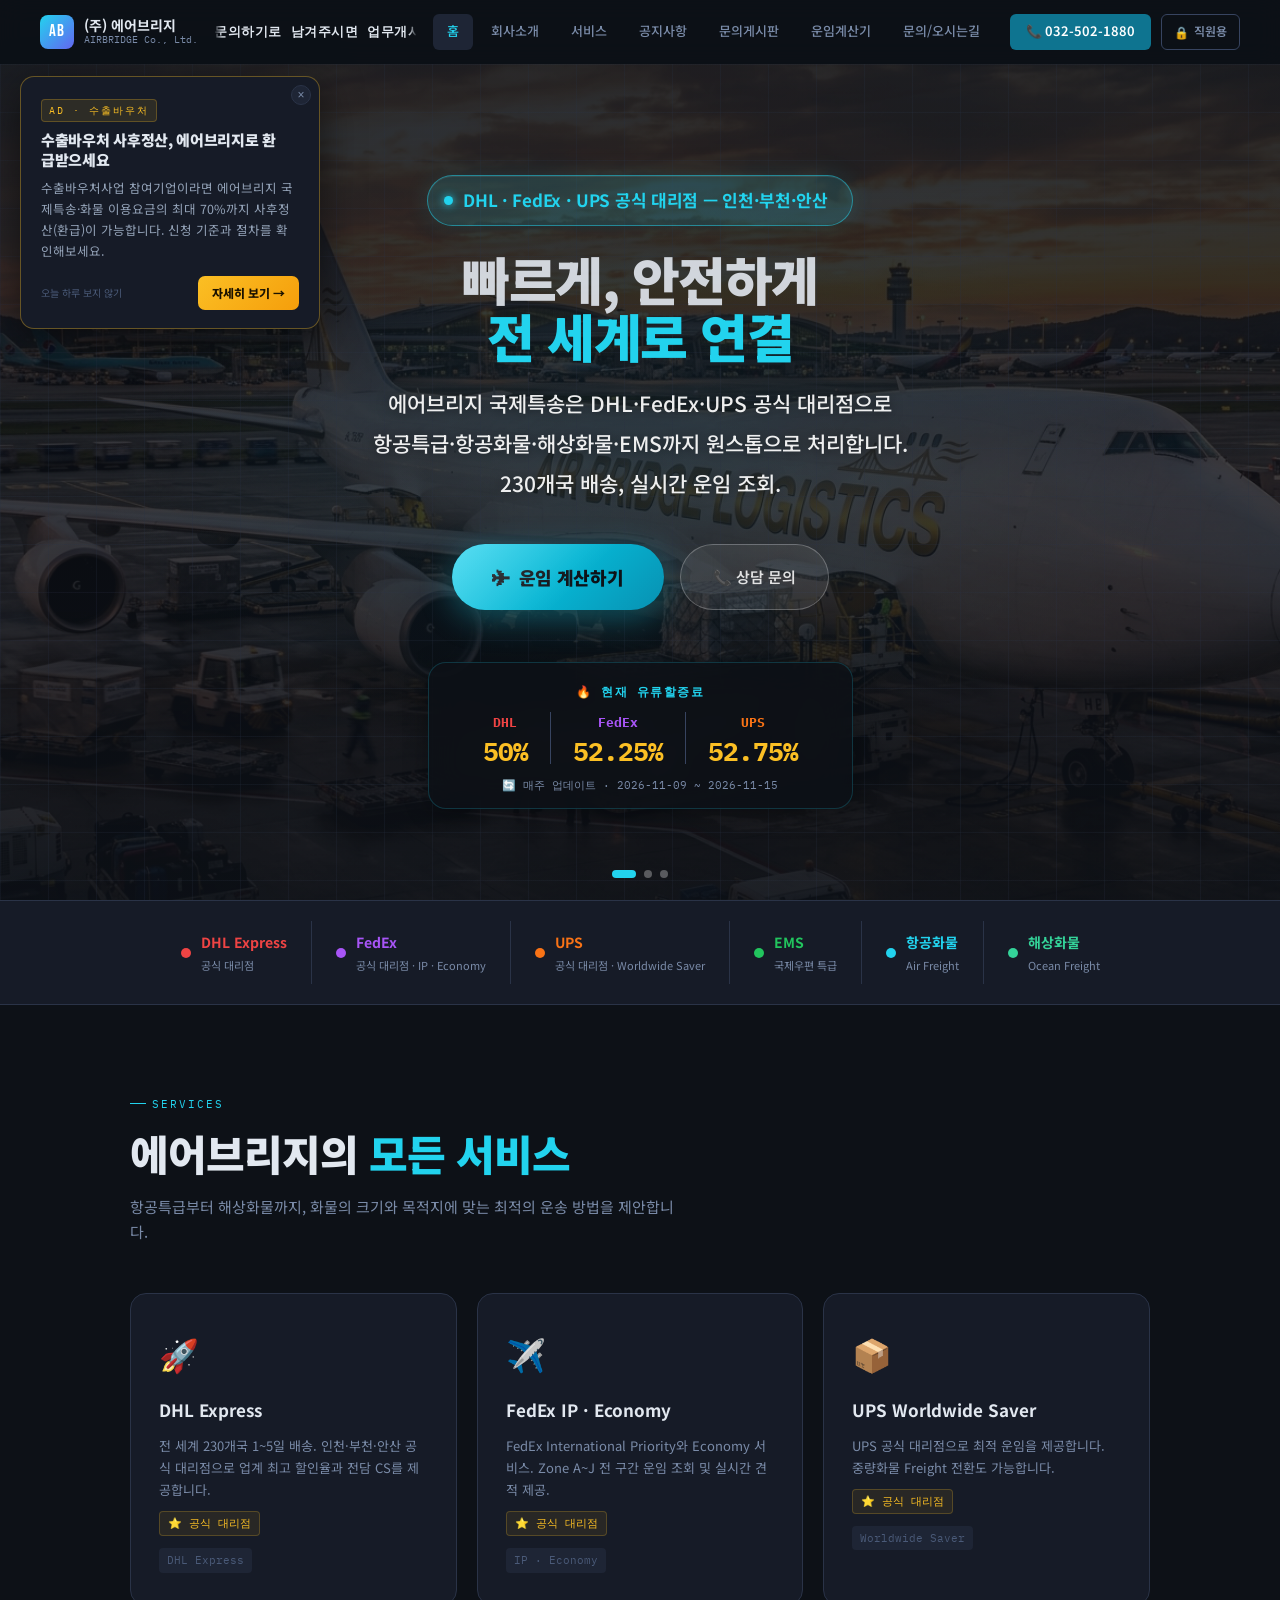
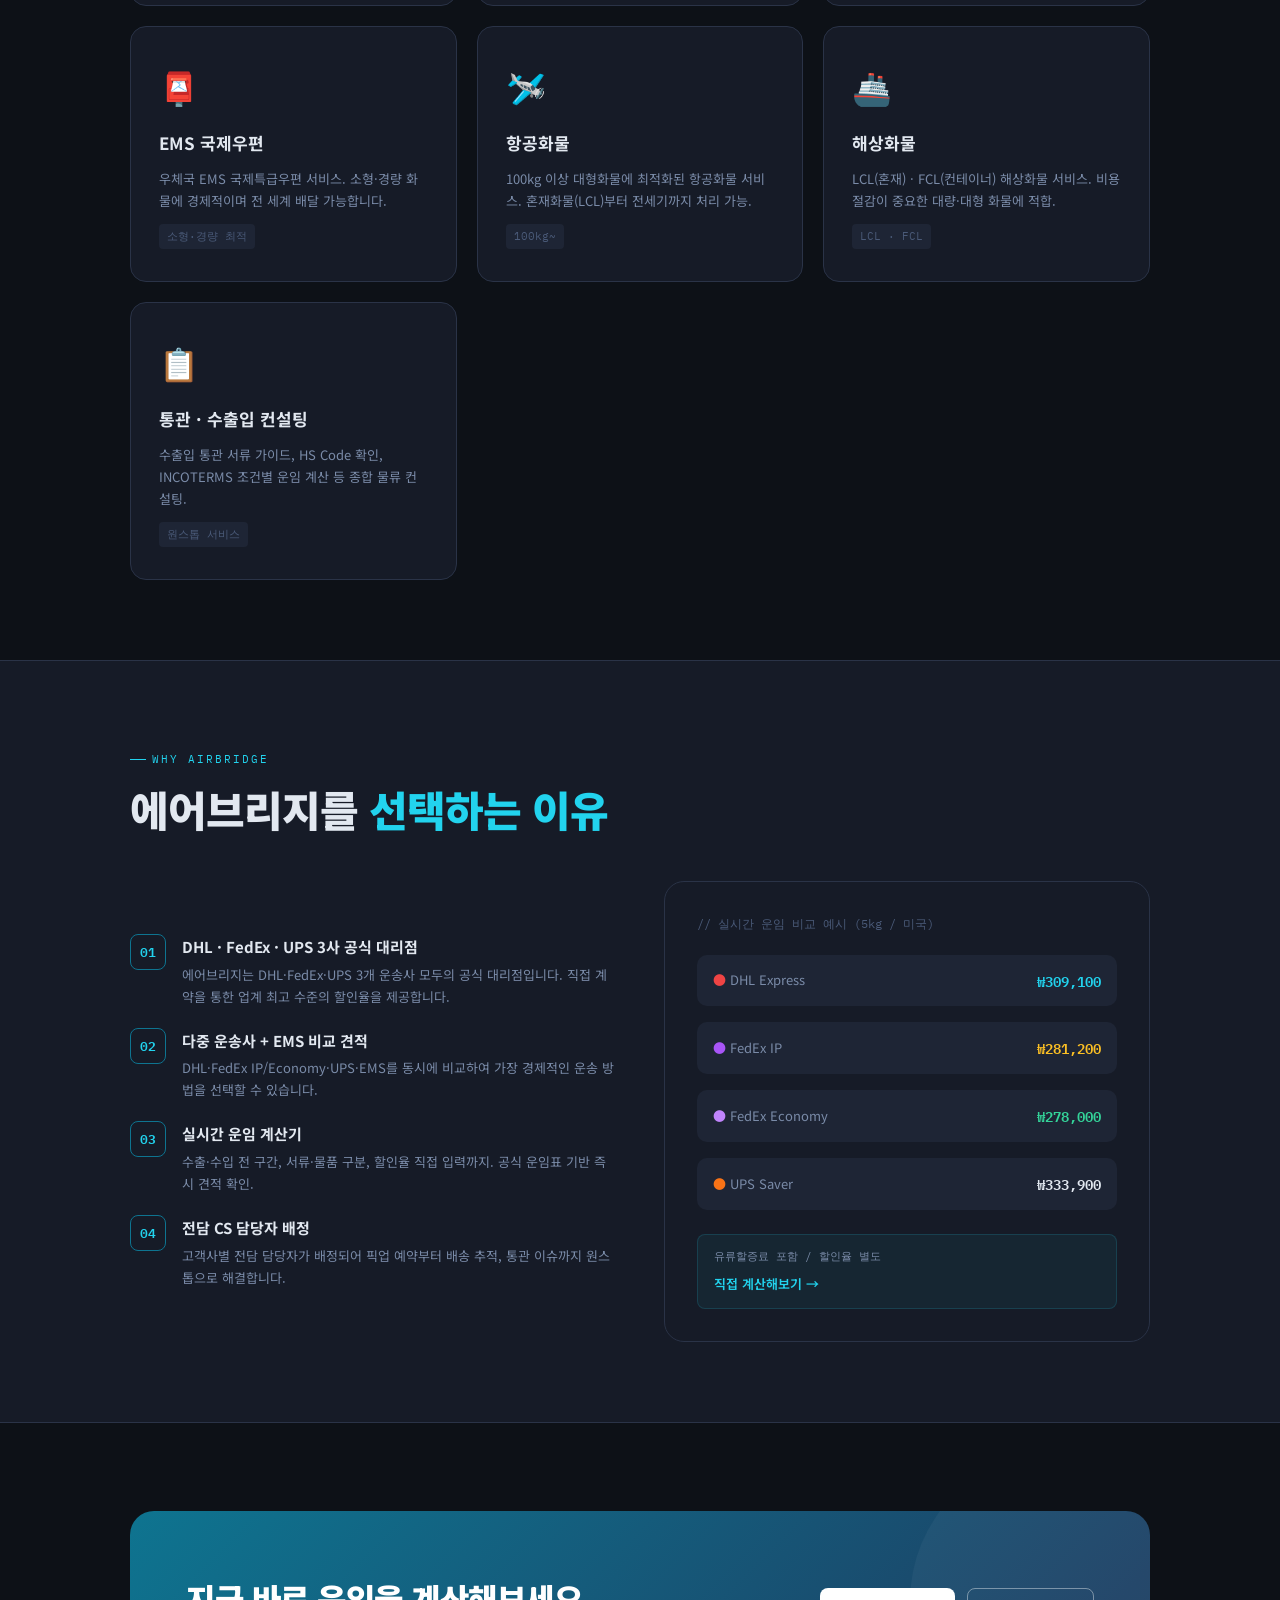
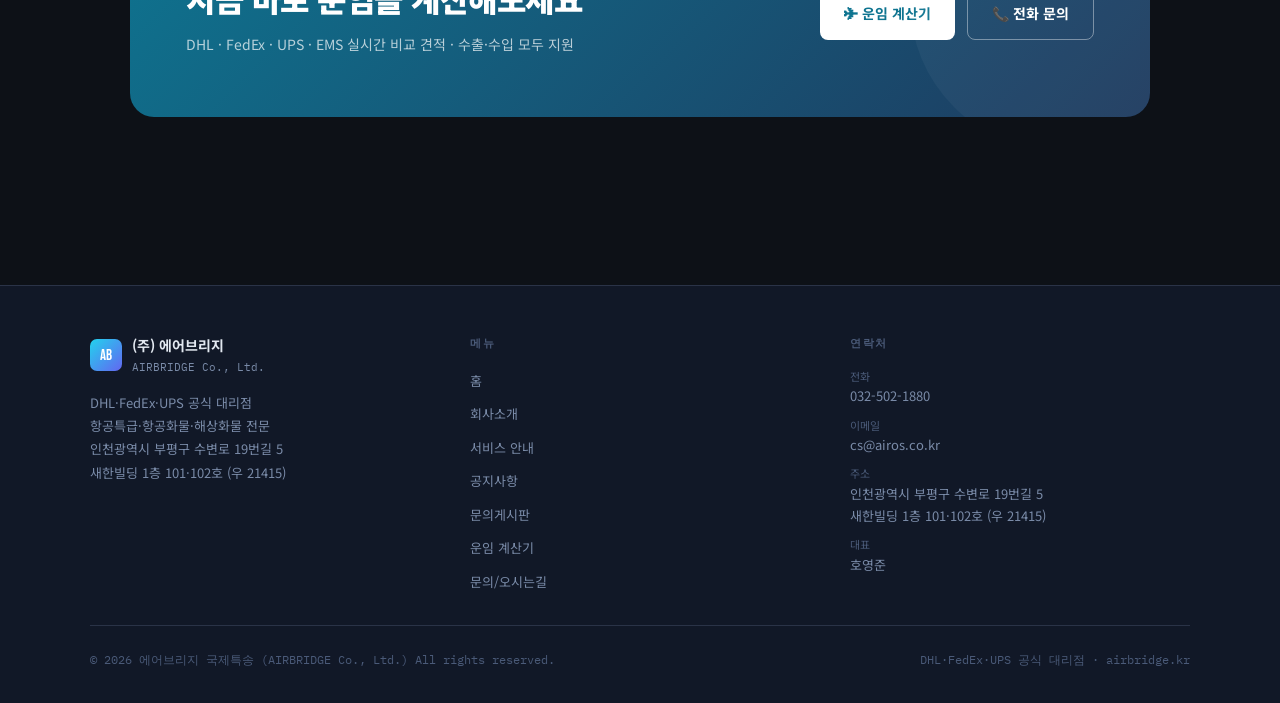
<file: index.html>
<!DOCTYPE html>
<html lang="ko">
<head>
<meta charset="UTF-8">
<meta name="viewport" content="width=device-width, initial-scale=1.0">
<title>에어브리지 국제특송 — DHL·FedEx·UPS 공식 대리점 (인천·부천·안산)</title>
<meta name="description" content="에어브리지 국제특송은 DHL·FedEx·UPS 공식 대리점으로 항공특급, 항공화물, 해상화물, EMS 서비스를 제공합니다. 빠르고 정확한 국제특송 전문기업.">
<link rel="stylesheet" href="style.css">
<style>
/* ══════════════════════════════════════════
   HERO
══════════════════════════════════════════ */
.hero {
  min-height: calc(100vh - var(--nav-h));
  display: flex;
  flex-direction: column;
  align-items: center;
  justify-content: center;
  position: relative;
  overflow: hidden;
  padding: 80px 0 60px;
}

/* 슬라이드쇼 배경 */
.hero-slides {
  position: absolute;
  inset: 0;
  z-index: 0;
}
.hero-slide {
  position: absolute;
  inset: 0;
  background-size: cover;
  background-position: center;
  opacity: 0;
  transition: opacity 1.4s ease-in-out;
}
.hero-slide.active { opacity: 0.30; }

/* 다크 오버레이 */
.hero-overlay {
  position: absolute;
  inset: 0;
  z-index: 1;
  background:
    linear-gradient(180deg, rgba(13,17,23,0.60) 0%, rgba(13,17,23,0.30) 50%, rgba(13,17,23,0.75) 100%),
    radial-gradient(ellipse 60% 50% at 50% 50%, rgba(14,116,144,0.18) 0%, transparent 70%);
}

/* 그리드 패턴 */
.hero-grid-bg {
  position: absolute;
  inset: 0;
  z-index: 2;
  background-image:
    linear-gradient(rgba(42,51,71,0.22) 1px, transparent 1px),
    linear-gradient(90deg, rgba(42,51,71,0.22) 1px, transparent 1px);
  background-size: 48px 48px;
}

/* 콘텐츠 */
.hero-inner {
  position: relative;
  z-index: 3;
  width: 100%;
  display: flex;
  flex-direction: column;
  align-items: center;
  text-align: center;
}

.hero-badge {
  display: inline-flex;
  align-items: center;
  gap: 10px;
  background: rgba(34,211,238,0.15);
  border: 1.5px solid rgba(34,211,238,0.50);
  border-radius: 40px;
  padding: 10px 24px 10px 16px;
  font-size: 17px;
  font-weight: 700;
  color: var(--cyan);
  font-family: var(--sans);
  margin-bottom: 24px;
  letter-spacing: -0.3px;
  box-shadow: 0 0 24px rgba(34,211,238,0.12), inset 0 1px 0 rgba(255,255,255,0.08);
  white-space: nowrap;
}
.hero-badge-dot {
  width: 9px; height: 9px;
  background: var(--cyan);
  border-radius: 50%;
  animation: pulse-cyan 2s ease-in-out infinite;
  flex-shrink: 0;
  box-shadow: 0 0 8px var(--cyan);
}

.hero-title {
  font-size: clamp(30px, 4.5vw, 52px);
  font-weight: 900;
  letter-spacing: -1.5px;
  line-height: 1.1;
  margin-bottom: 20px;
  color: rgba(226,232,240,0.90);
}
.hero-title em {
  font-style: normal;
  color: var(--cyan);
  display: block;
}

.hero-sub {
  font-size: clamp(16px, 2vw, 21px);
  font-weight: 500;
  color: rgba(255,255,255,0.92);
  line-height: 1.9;
  margin-bottom: 40px;
  max-width: 640px;
  text-shadow: 0 1px 12px rgba(0,0,0,0.5);
}

.hero-btns {
  display: flex;
  gap: 16px;
  flex-wrap: wrap;
  justify-content: center;
  margin-bottom: 52px;
}
/* 운임 계산하기 — 메인 강조 버튼 */
.btn-hero-main {
  display: inline-flex;
  align-items: center;
  gap: 10px;
  padding: 18px 40px;
  border-radius: 50px;
  font-size: 18px;
  font-weight: 900;
  font-family: var(--sans);
  letter-spacing: -0.3px;
  color: #0d1117;
  background: linear-gradient(135deg, #22d3ee 0%, #06b6d4 50%, #0891b2 100%);
  box-shadow:
    0 0 0 0 rgba(34,211,238,0.5),
    0 8px 32px rgba(34,211,238,0.35),
    0 2px 8px rgba(0,0,0,0.3);
  border: none;
  cursor: pointer;
  text-decoration: none;
  transition: all 0.25s;
  animation: heroBtn-pulse 2.5s ease-in-out infinite;
  position: relative;
  overflow: hidden;
}
.btn-hero-main::before {
  content: '';
  position: absolute;
  inset: 0;
  background: linear-gradient(135deg, rgba(255,255,255,0.25) 0%, transparent 60%);
  border-radius: inherit;
}
.btn-hero-main:hover {
  transform: translateY(-3px) scale(1.03);
  box-shadow:
    0 0 0 6px rgba(34,211,238,0.2),
    0 12px 40px rgba(34,211,238,0.45),
    0 4px 12px rgba(0,0,0,0.3);
  animation: none;
}
.btn-hero-main:active { transform: scale(0.98); }

@keyframes heroBtn-pulse {
  0%, 100% { box-shadow: 0 0 0 0 rgba(34,211,238,0.5), 0 8px 32px rgba(34,211,238,0.35), 0 2px 8px rgba(0,0,0,0.3); }
  50%       { box-shadow: 0 0 0 10px rgba(34,211,238,0), 0 8px 32px rgba(34,211,238,0.35), 0 2px 8px rgba(0,0,0,0.3); }
}
/* 상담 문의 — 보조 버튼 */
.btn-hero-sub {
  display: inline-flex;
  align-items: center;
  gap: 8px;
  padding: 18px 32px;
  border-radius: 50px;
  font-size: 15px;
  font-weight: 600;
  font-family: var(--sans);
  color: rgba(255,255,255,0.85);
  background: rgba(255,255,255,0.08);
  border: 1.5px solid rgba(255,255,255,0.25);
  text-decoration: none;
  transition: all 0.25s;
  backdrop-filter: blur(4px);
}
.btn-hero-sub:hover {
  background: rgba(255,255,255,0.15);
  border-color: rgba(255,255,255,0.45);
  color: #fff;
  transform: translateY(-2px);
}

/* 유류할증료 표시 바 */
.hero-fuel {
  display: flex;
  flex-direction: column;
  align-items: center;
  gap: 10px;
  background: rgba(13,17,23,0.82);
  backdrop-filter: blur(16px);
  -webkit-backdrop-filter: blur(16px);
  border: 1px solid rgba(34,211,238,0.20);
  border-radius: 18px;
  padding: 18px 32px 14px;
  box-shadow: 0 4px 24px rgba(0,0,0,0.3);
}
.hf-label {
  font-size: 12px;
  color: var(--cyan);
  font-family: var(--mono);
  letter-spacing: 1.5px;
  text-transform: uppercase;
  font-weight: 600;
}
.hf-row {
  display: flex;
  align-items: center;
  gap: 0;
}
.hf-item {
  display: flex;
  flex-direction: column;
  align-items: center;
  gap: 4px;
  padding: 0 22px;
  border-right: 1px solid var(--border2);
}
.hf-item:last-of-type { border-right: none; }
.hf-carrier {
  font-size: 13px;
  font-weight: 700;
  font-family: var(--mono);
}
.hf-pct {
  font-size: 26px;
  font-weight: 900;
  font-family: var(--mono);
  color: var(--amber);
  letter-spacing: -1px;
  line-height: 1;
}
.hf-update {
  font-size: 11px;
  color: var(--muted);
  font-family: var(--mono);
  margin-top: 2px;
}

/* 슬라이드 인디케이터 */
.hero-dots {
  position: absolute;
  bottom: 22px;
  left: 50%;
  transform: translateX(-50%);
  z-index: 4;
  display: flex;
  gap: 8px;
}
.hero-dot {
  width: 8px; height: 8px;
  border-radius: 50%;
  background: rgba(255,255,255,0.30);
  cursor: pointer;
  transition: all 0.35s;
  border: none;
  padding: 0;
  outline: none;
}
.hero-dot.active {
  background: var(--cyan);
  width: 24px;
  border-radius: 4px;
}

/* ── CARRIERS BAR ── */
.carriers-bar {
  background: var(--surface);
  border-top: 1px solid var(--border);
  border-bottom: 1px solid var(--border);
  padding: 20px 0;
}
.carriers-inner {
  display: flex;
  align-items: center;
  justify-content: center;
  gap: 0;
  flex-wrap: wrap;
}
.carrier-item {
  display: flex;
  align-items: center;
  gap: 10px;
  padding: 10px 24px;
  border-right: 1px solid var(--border);
}
.carrier-item:last-child { border-right: none; }
.carrier-dot { width: 10px; height: 10px; border-radius: 50%; flex-shrink: 0; }
.carrier-name { font-size: 14px; font-weight: 700; }
.carrier-desc { font-size: 11px; color: var(--muted); margin-top: 1px; }

/* ── SERVICES ── */
.services-grid {
  display: grid;
  grid-template-columns: repeat(3, 1fr);
  gap: 20px;
  margin-top: 48px;
}
.svc-card {
  background: var(--surface);
  border: 1px solid var(--border);
  border-radius: 16px;
  padding: 32px 28px;
  transition: all 0.3s;
  position: relative;
  overflow: hidden;
}
.svc-card::before {
  content: '';
  position: absolute;
  top: 0; left: 0; right: 0;
  height: 3px;
  opacity: 0;
  transition: opacity 0.3s;
}
.svc-card:hover { border-color: var(--border2); transform: translateY(-4px); }
.svc-card:hover::before { opacity: 1; }
.svc-card.s1::before { background: #ef4444; }
.svc-card.s2::before { background: #a855f7; }
.svc-card.s3::before { background: #f97316; }
.svc-card.s4::before { background: #22c55e; }
.svc-card.s5::before { background: var(--cyan); }
.svc-card.s6::before { background: var(--green); }
.svc-card.s7::before { background: var(--amber); }
.svc-icon { font-size: 32px; margin-bottom: 16px; display: block; }
.svc-title { font-size: 17px; font-weight: 700; margin-bottom: 10px; }
.svc-desc { font-size: 13px; color: var(--muted); line-height: 1.7; }
.svc-tag {
  display: inline-block;
  margin-top: 12px;
  font-size: 11px;
  font-family: var(--mono);
  color: var(--muted2);
  background: var(--surface2);
  padding: 3px 8px;
  border-radius: 4px;
}
.svc-badge-official {
  display: inline-flex;
  align-items: center;
  gap: 4px;
  margin-top: 10px;
  margin-right: 6px;
  font-size: 11px;
  font-family: var(--mono);
  color: var(--amber);
  background: rgba(251,191,36,0.08);
  border: 1px solid rgba(251,191,36,0.22);
  padding: 2px 8px;
  border-radius: 4px;
}

/* ── WHY ── */
.why-grid {
  display: grid;
  grid-template-columns: 1fr 1fr;
  gap: 48px;
  align-items: center;
  margin-top: 48px;
}
.why-list { display: flex; flex-direction: column; gap: 20px; }
.why-item { display: flex; gap: 16px; align-items: flex-start; }
.why-num {
  flex-shrink: 0;
  width: 36px; height: 36px;
  border: 1px solid var(--cyan-dim);
  border-radius: 8px;
  display: flex; align-items: center; justify-content: center;
  font-family: var(--mono);
  font-size: 13px;
  font-weight: 600;
  color: var(--cyan);
}
.why-item-title { font-size: 15px; font-weight: 700; margin-bottom: 4px; }
.why-item-desc  { font-size: 13px; color: var(--muted); }

.why-visual {
  background: var(--surface);
  border: 1px solid var(--border);
  border-radius: 20px;
  padding: 32px;
  display: flex;
  flex-direction: column;
  gap: 16px;
}
.wv-row {
  display: flex;
  justify-content: space-between;
  align-items: center;
  padding: 14px 16px;
  background: var(--surface2);
  border-radius: 10px;
}
.wv-label { font-size: 13px; color: var(--muted); }
.wv-val   { font-family: var(--mono); font-size: 14px; font-weight: 600; }
.wv-cyan  { color: var(--cyan); }
.wv-amber { color: var(--amber); }
.wv-green { color: var(--green); }

/* ── CTA ── */
.cta-banner {
  background: linear-gradient(135deg, var(--cyan-dim) 0%, #1e3a5f 100%);
  border-radius: 24px;
  padding: 60px 56px;
  display: flex;
  align-items: center;
  justify-content: space-between;
  gap: 40px;
  position: relative;
  overflow: hidden;
  margin: 40px 0;
}
.cta-banner::before {
  content: '';
  position: absolute;
  right: -60px; top: -60px;
  width: 300px; height: 300px;
  border-radius: 50%;
  background: rgba(255,255,255,0.04);
}
.cta-title { font-size: clamp(22px, 3vw, 32px); font-weight: 900; letter-spacing: -0.5px; color: #fff; }
.cta-sub   { font-size: 14px; color: rgba(255,255,255,0.7); margin-top: 8px; }
.cta-btns  { display: flex; gap: 12px; flex-shrink: 0; }
.cta-btn-w {
  display: inline-flex; align-items: center; gap: 8px;
  padding: 13px 24px; border-radius: 8px;
  font-size: 14px; font-weight: 700;
  background: #fff; color: var(--cyan-dim);
  transition: opacity 0.2s; white-space: nowrap;
}
.cta-btn-w:hover { opacity: 0.9; }
.cta-btn-o {
  display: inline-flex; align-items: center; gap: 8px;
  padding: 13px 24px; border-radius: 8px;
  font-size: 14px; font-weight: 700;
  background: transparent; color: #fff;
  border: 1px solid rgba(255,255,255,0.4);
  transition: background 0.2s; white-space: nowrap;
}
.cta-btn-o:hover { background: rgba(255,255,255,0.1); }

/* ── RESPONSIVE ── */
@media (max-width: 900px) {
  .hero { padding: 60px 0 48px; }
  .hero-fuel { padding: 14px 20px 12px; }
  .hf-item { padding: 0 14px; }
  .hf-pct { font-size: 22px; }
  .services-grid { grid-template-columns: 1fr 1fr; }
  .why-grid { grid-template-columns: 1fr; }
  .cta-banner { flex-direction: column; text-align: center; padding: 40px 24px; }
  .cta-btns { justify-content: center; flex-wrap: wrap; }
  .carriers-inner { justify-content: flex-start; }
  .carrier-item { border-right: none; padding: 8px 12px; }
}
@media (max-width: 600px) {
  .services-grid { grid-template-columns: 1fr; }
  .hero-badge { font-size: 10px; padding: 4px 12px 4px 9px; }
  .hf-item { padding: 0 10px; }
  .hf-pct { font-size: 20px; }
}

/* ── 공지 팝업 ── */
/* 공지 팝업 컨테이너 — 우측 상단, 계단식 세로 배치 */
.popup-container{
  position:fixed;
  top:calc(var(--nav-h) + 12px);
  right:20px;
  z-index:900;
  width:300px;
  display:flex;
  flex-direction:column;
  gap:8px;
  pointer-events:none;
}
.popup-item{
  pointer-events:all;
  animation:popupSlide .35s ease both;
  background:var(--surface);
  border:1px solid rgba(34,211,238,0.28);
  border-radius:12px;
  padding:16px 18px;
  box-shadow:0 6px 32px rgba(0,0,0,.55);
  position:relative;
}
.popup-item:nth-child(2){animation-delay:.08s;}
.popup-item:nth-child(3){animation-delay:.16s;}
.popup-item:nth-child(4){animation-delay:.24s;}
.popup-item:nth-child(5){animation-delay:.32s;}
@keyframes popupSlide{from{opacity:0;transform:translateY(-8px);}to{opacity:1;transform:translateY(0);}}
.popup-x{position:absolute;top:8px;right:8px;width:20px;height:20px;border-radius:50%;background:var(--surface2);border:1px solid var(--border);color:var(--muted);font-size:12px;cursor:pointer;display:flex;align-items:center;justify-content:center;transition:all .2s;}
.popup-x:hover{background:var(--border2);color:var(--text);}
.popup-tag{font-size:10px;font-family:var(--mono);color:var(--cyan);letter-spacing:2px;text-transform:uppercase;margin-bottom:6px;}
.popup-title{font-size:13px;font-weight:900;letter-spacing:-.2px;margin-bottom:4px;line-height:1.3;padding-right:22px;}
.popup-date{font-size:10px;color:var(--muted2);font-family:var(--mono);margin-bottom:8px;}
.popup-body{font-size:12px;color:var(--text2);line-height:1.7;white-space:pre-line;max-height:72px;overflow-y:auto;margin-bottom:10px;}
.popup-actions{display:flex;gap:6px;align-items:center;justify-content:space-between;}
.popup-today{font-size:10px;color:var(--muted2);cursor:pointer;background:none;border:none;font-family:var(--sans);white-space:nowrap;}
.popup-today:hover{color:var(--text);}
.popup-close{padding:5px 10px;border-radius:6px;border:1px solid var(--border);background:transparent;color:var(--muted);font-size:11px;cursor:pointer;font-family:var(--sans);transition:all .2s;}
.popup-close:hover{border-color:var(--border2);color:var(--text);}
.popup-more{padding:5px 10px;border-radius:6px;border:none;background:var(--cyan-dim);color:#fff;font-size:11px;font-weight:700;cursor:pointer;font-family:var(--sans);text-decoration:none;display:inline-flex;transition:opacity .2s;}
.popup-more:hover{opacity:.85;}
@media(max-width:480px){.popup-container{right:10px;left:10px;width:auto;}}

/* ── 광고 팝업 (좌측 하단, 공지사항 자동 팝업과 별도 · 기간 제한 없음) ── */
.ad-popup{
  position:fixed;
  left:20px;
  top:calc(var(--nav-h) + 12px);
  z-index:850;
  width:300px;
  background:var(--surface);
  border:1px solid rgba(251,191,36,0.35);
  border-radius:14px;
  padding:18px 20px;
  box-shadow:0 10px 40px rgba(0,0,0,.55);
  animation:adPopupIn .4s ease both;
}
@keyframes adPopupIn{from{opacity:0;transform:translateY(-12px);}to{opacity:1;transform:translateY(0);}}
.ad-popup-x{position:absolute;top:8px;right:8px;width:20px;height:20px;border-radius:50%;background:var(--surface2);border:1px solid var(--border);color:var(--muted);font-size:12px;cursor:pointer;display:flex;align-items:center;justify-content:center;transition:all .2s;}
.ad-popup-x:hover{background:var(--border2);color:var(--text);}
.ad-popup-tag{display:inline-flex;align-items:center;gap:5px;font-size:10px;font-family:var(--mono);color:var(--amber);letter-spacing:2px;text-transform:uppercase;margin-bottom:8px;background:rgba(251,191,36,0.1);border:1px solid rgba(251,191,36,.25);border-radius:4px;padding:2px 7px;}
.ad-popup-title{font-size:15px;font-weight:900;letter-spacing:-.3px;margin-bottom:6px;line-height:1.35;padding-right:18px;}
.ad-popup-body{font-size:12.5px;color:var(--text2);line-height:1.7;margin-bottom:14px;}
.ad-popup-actions{display:flex;gap:8px;align-items:center;justify-content:space-between;}
.ad-popup-today{font-size:10px;color:var(--muted2);cursor:pointer;background:none;border:none;font-family:var(--sans);white-space:nowrap;}
.ad-popup-today:hover{color:var(--text);}
.ad-popup-cta{padding:7px 14px;border-radius:7px;border:none;background:linear-gradient(135deg,var(--amber),#f59e0b);color:#1a1200;font-size:12px;font-weight:800;cursor:pointer;font-family:var(--sans);text-decoration:none;display:inline-flex;white-space:nowrap;transition:opacity .2s;}
.ad-popup-cta:hover{opacity:.88;}
@media(max-width:480px){.ad-popup{left:10px;right:10px;top:auto;bottom:10px;width:auto;}}
</style>
</head>
<body>

<!-- 공지 팝업 컨테이너 — JS로 동적 생성 -->
<div class="popup-container" id="popup-container"></div>

<!-- 광고 팝업 컨테이너 — JS로 동적 생성 (좌측 하단, ads.json 설정) -->
<div id="ad-popup-root"></div>

<div class="page-wrap">

  <!-- ══ HERO ══ -->
  <section class="hero">

    <!-- 슬라이드 배경 이미지 (투명도 30%) -->
    <div class="hero-slides" id="heroSlides">
      <div class="hero-slide active" style="background-image:url('CargoPlane.png');"></div>
      <div class="hero-slide"        style="background-image:url('CargoTruck.png');"></div>
      <div class="hero-slide"        style="background-image:url('CargoShip.png');"></div>
    </div>

    <div class="hero-overlay"></div>
    <div class="hero-grid-bg"></div>

    <div class="container">
      <div class="hero-inner">

        <div class="hero-badge anim-fadeup">
          <span class="hero-badge-dot"></span>
          DHL · FedEx · UPS 공식 대리점 — 인천·부천·안산
        </div>

        <h1 class="hero-title anim-fadeup anim-d1">
          빠르게, 안전하게<br>
          <em>전 세계로 연결</em>
        </h1>

        <p class="hero-sub anim-fadeup anim-d2">
          에어브리지 국제특송은 DHL·FedEx·UPS 공식 대리점으로<br>
          항공특급·항공화물·해상화물·EMS까지 원스톱으로 처리합니다.<br>
          230개국 배송, 실시간 운임 조회.
        </p>

        <div class="hero-btns anim-fadeup anim-d3">
          <a href="/calculator.html" class="btn-hero-main">
            ✈&nbsp; 운임 계산하기
          </a>
          <a href="/contact.html" class="btn-hero-sub">
            📞 상담 문의
          </a>
        </div>

        <!-- 현재 유류할증료 -->
        <div class="hero-fuel anim-fadeup anim-d4">
          <span class="hf-label">🔥 현재 유류할증료</span>
          <div class="hf-row">
            <div class="hf-item">
              <span class="hf-carrier" style="color:#ef4444;">DHL</span>
              <span class="hf-pct" id="idx-fuel-dhl">39%</span>
            </div>
            <div class="hf-item">
              <span class="hf-carrier" style="color:#a855f7;">FedEx</span>
              <span class="hf-pct" id="idx-fuel-fedex">46%</span>
            </div>
            <div class="hf-item">
              <span class="hf-carrier" style="color:#f97316;">UPS</span>
              <span class="hf-pct" id="idx-fuel-ups">46%</span>
            </div>
          </div>
          <span class="hf-update">🔄 매주 업데이트 · <span id="idx-fuel-date">-</span></span>
        </div>

      </div>
    </div>

    <!-- 슬라이드 인디케이터 -->
    <div class="hero-dots">
      <button class="hero-dot active" onclick="goSlide(0)"></button>
      <button class="hero-dot"        onclick="goSlide(1)"></button>
      <button class="hero-dot"        onclick="goSlide(2)"></button>
    </div>

  </section>

  <!-- ══ CARRIERS BAR ══ -->
  <div class="carriers-bar">
    <div class="carriers-inner">
      <div class="carrier-item">
        <div class="carrier-dot" style="background:#ef4444;"></div>
        <div>
          <div class="carrier-name" style="color:#ef4444;">DHL Express</div>
          <div class="carrier-desc">공식 대리점</div>
        </div>
      </div>
      <div class="carrier-item">
        <div class="carrier-dot" style="background:#a855f7;"></div>
        <div>
          <div class="carrier-name" style="color:#a855f7;">FedEx</div>
          <div class="carrier-desc">공식 대리점 · IP · Economy</div>
        </div>
      </div>
      <div class="carrier-item">
        <div class="carrier-dot" style="background:#f97316;"></div>
        <div>
          <div class="carrier-name" style="color:#f97316;">UPS</div>
          <div class="carrier-desc">공식 대리점 · Worldwide Saver</div>
        </div>
      </div>
      <div class="carrier-item">
        <div class="carrier-dot" style="background:#22c55e;"></div>
        <div>
          <div class="carrier-name" style="color:#22c55e;">EMS</div>
          <div class="carrier-desc">국제우편 특급</div>
        </div>
      </div>
      <div class="carrier-item">
        <div class="carrier-dot" style="background:var(--cyan);"></div>
        <div>
          <div class="carrier-name" style="color:var(--cyan);">항공화물</div>
          <div class="carrier-desc">Air Freight</div>
        </div>
      </div>
      <div class="carrier-item">
        <div class="carrier-dot" style="background:var(--green);"></div>
        <div>
          <div class="carrier-name" style="color:var(--green);">해상화물</div>
          <div class="carrier-desc">Ocean Freight</div>
        </div>
      </div>
    </div>
  </div>

  <!-- ══ SERVICES ══ -->
  <section class="section">
    <div class="container">
      <div class="section-tag anim-fadeup">Services</div>
      <h2 class="section-title anim-fadeup anim-d1">에어브리지의 <span class="highlight">모든 서비스</span></h2>
      <p class="section-sub anim-fadeup anim-d2">항공특급부터 해상화물까지, 화물의 크기와 목적지에 맞는 최적의 운송 방법을 제안합니다.</p>
      <div class="services-grid">
        <div class="svc-card s1 anim-fadeup anim-d1">
          <span class="svc-icon">🚀</span>
          <div class="svc-title">DHL Express</div>
          <div class="svc-desc">전 세계 230개국 1~5일 배송. 인천·부천·안산 공식 대리점으로 업계 최고 할인율과 전담 CS를 제공합니다.</div>
          <div><span class="svc-badge-official">⭐ 공식 대리점</span></div>
          <span class="svc-tag">DHL Express</span>
        </div>
        <div class="svc-card s2 anim-fadeup anim-d2">
          <span class="svc-icon">✈️</span>
          <div class="svc-title">FedEx IP · Economy</div>
          <div class="svc-desc">FedEx International Priority와 Economy 서비스. Zone A~J 전 구간 운임 조회 및 실시간 견적 제공.</div>
          <div><span class="svc-badge-official">⭐ 공식 대리점</span></div>
          <span class="svc-tag">IP · Economy</span>
        </div>
        <div class="svc-card s3 anim-fadeup anim-d3">
          <span class="svc-icon">📦</span>
          <div class="svc-title">UPS Worldwide Saver</div>
          <div class="svc-desc">UPS 공식 대리점으로 최적 운임을 제공합니다. 중량화물 Freight 전환도 가능합니다.</div>
          <div><span class="svc-badge-official">⭐ 공식 대리점</span></div>
          <span class="svc-tag">Worldwide Saver</span>
        </div>
        <div class="svc-card s4 anim-fadeup anim-d1">
          <span class="svc-icon">📮</span>
          <div class="svc-title">EMS 국제우편</div>
          <div class="svc-desc">우체국 EMS 국제특급우편 서비스. 소형·경량 화물에 경제적이며 전 세계 배달 가능합니다.</div>
          <span class="svc-tag">소형·경량 최적</span>
        </div>
        <div class="svc-card s5 anim-fadeup anim-d2">
          <span class="svc-icon">🛩️</span>
          <div class="svc-title">항공화물</div>
          <div class="svc-desc">100kg 이상 대형화물에 최적화된 항공화물 서비스. 혼재화물(LCL)부터 전세기까지 처리 가능.</div>
          <span class="svc-tag">100kg~</span>
        </div>
        <div class="svc-card s6 anim-fadeup anim-d3">
          <span class="svc-icon">🚢</span>
          <div class="svc-title">해상화물</div>
          <div class="svc-desc">LCL(혼재) · FCL(컨테이너) 해상화물 서비스. 비용 절감이 중요한 대량·대형 화물에 적합.</div>
          <span class="svc-tag">LCL · FCL</span>
        </div>
        <div class="svc-card s7 anim-fadeup anim-d1">
          <span class="svc-icon">📋</span>
          <div class="svc-title">통관 · 수출입 컨설팅</div>
          <div class="svc-desc">수출입 통관 서류 가이드, HS Code 확인, INCOTERMS 조건별 운임 계산 등 종합 물류 컨설팅.</div>
          <span class="svc-tag">원스톱 서비스</span>
        </div>
      </div>
    </div>
  </section>

  <!-- ══ WHY AIRBRIDGE ══ -->
  <section class="section" style="background:var(--surface);border-top:1px solid var(--border);border-bottom:1px solid var(--border);">
    <div class="container">
      <div class="section-tag">Why Airbridge</div>
      <h2 class="section-title">에어브리지를 <span class="highlight">선택하는 이유</span></h2>
      <div class="why-grid">
        <div class="why-list">
          <div class="why-item anim-fadeup anim-d1">
            <div class="why-num">01</div>
            <div>
              <div class="why-item-title">DHL · FedEx · UPS 3사 공식 대리점</div>
              <div class="why-item-desc">에어브리지는 DHL·FedEx·UPS 3개 운송사 모두의 공식 대리점입니다. 직접 계약을 통한 업계 최고 수준의 할인율을 제공합니다.</div>
            </div>
          </div>
          <div class="why-item anim-fadeup anim-d2">
            <div class="why-num">02</div>
            <div>
              <div class="why-item-title">다중 운송사 + EMS 비교 견적</div>
              <div class="why-item-desc">DHL·FedEx IP/Economy·UPS·EMS를 동시에 비교하여 가장 경제적인 운송 방법을 선택할 수 있습니다.</div>
            </div>
          </div>
          <div class="why-item anim-fadeup anim-d3">
            <div class="why-num">03</div>
            <div>
              <div class="why-item-title">실시간 운임 계산기</div>
              <div class="why-item-desc">수출·수입 전 구간, 서류·물품 구분, 할인율 직접 입력까지. 공식 운임표 기반 즉시 견적 확인.</div>
            </div>
          </div>
          <div class="why-item anim-fadeup anim-d4">
            <div class="why-num">04</div>
            <div>
              <div class="why-item-title">전담 CS 담당자 배정</div>
              <div class="why-item-desc">고객사별 전담 담당자가 배정되어 픽업 예약부터 배송 추적, 통관 이슈까지 원스톱으로 해결합니다.</div>
            </div>
          </div>
        </div>
        <div class="why-visual anim-fadeup anim-d2">
          <div style="font-size:12px;font-family:var(--mono);color:var(--muted2);margin-bottom:4px;">// 실시간 운임 비교 예시 (5kg / 미국)</div>
          <div class="wv-row">
            <div class="wv-label"><span style="color:#ef4444;">●</span> DHL Express</div>
            <div class="wv-val wv-cyan">₩309,100</div>
          </div>
          <div class="wv-row">
            <div class="wv-label"><span style="color:#a855f7;">●</span> FedEx IP</div>
            <div class="wv-val wv-amber">₩281,200</div>
          </div>
          <div class="wv-row">
            <div class="wv-label"><span style="color:#c084fc;">●</span> FedEx Economy</div>
            <div class="wv-val wv-green">₩278,000</div>
          </div>
          <div class="wv-row">
            <div class="wv-label"><span style="color:#f97316;">●</span> UPS Saver</div>
            <div class="wv-val" style="color:var(--text);">₩333,900</div>
          </div>
          <div style="margin-top:8px;padding:12px 16px;background:rgba(34,211,238,0.06);border:1px solid rgba(34,211,238,0.15);border-radius:8px;">
            <div style="font-size:11px;color:var(--muted);font-family:var(--mono);">유류할증료 포함 / 할인율 별도</div>
            <a href="/calculator.html" style="display:inline-flex;align-items:center;gap:6px;margin-top:8px;font-size:13px;font-weight:600;color:var(--cyan);">직접 계산해보기 →</a>
          </div>
        </div>
      </div>
    </div>
  </section>

  <!-- ══ CTA ══ -->
  <section class="section-sm">
    <div class="container">
      <div class="cta-banner">
        <div>
          <div class="cta-title">지금 바로 운임을 계산해보세요</div>
          <div class="cta-sub">DHL · FedEx · UPS · EMS 실시간 비교 견적 · 수출·수입 모두 지원</div>
        </div>
        <div class="cta-btns">
          <a href="/calculator.html" class="cta-btn-w">✈ 운임 계산기</a>
          <a href="tel:032-502-1880" class="cta-btn-o">📞 전화 문의</a>
        </div>
      </div>
    </div>
  </section>

</div><!-- /page-wrap -->

<script src="supabase-config.js"></script>
<script src="common.js"></script>
<script>
/* ── 히어로 슬라이드쇼 ── */
(function () {
  const slides = document.querySelectorAll('.hero-slide');
  const dots   = document.querySelectorAll('.hero-dot');
  let current  = 0;
  let timer    = null;

  window.goSlide = function (idx) {
    slides[current].classList.remove('active');
    dots[current].classList.remove('active');
    current = (idx + slides.length) % slides.length;
    slides[current].classList.add('active');
    dots[current].classList.add('active');
    resetTimer();
  };

  function nextSlide() {
    goSlide(current + 1);
  }

  function resetTimer() {
    clearInterval(timer);
    timer = setInterval(nextSlide, 5000); /* 5초마다 전환 */
  }

  resetTimer();
})();


/* ── 공지 팝업 (최대 5개 동시 계단식, 게시일 포함 7일간) ── */
(async function(){
  const hideUntil = localStorage.getItem('ab_popup_hide');
  if (hideUntil && new Date() < new Date(hideUntil)) return;
  if (sessionStorage.getItem('ab_popup_done')) return;

  const sevenDaysAgo = new Date();
  sevenDaysAgo.setDate(sevenDaysAgo.getDate() - 6);
  sevenDaysAgo.setHours(0, 0, 0, 0);
  const cutoff = sevenDaysAgo.toISOString();

  let list = [];
  try {
    if (typeof DB !== 'undefined' && DB.ready()) {
      const r = await DB.get('notices',
        `created_at=gte.${cutoff}&order=pinned.desc,created_at.desc&limit=5`);
      if (r && r.length) list = r;
    } else {
      const r = await fetch('notices.json?t=' + Date.now());
      if (r.ok) {
        const ns = await r.json();
        list = ns.filter(n => {
          const d = new Date(n.created_at || n.date || '2000-01-01');
          d.setHours(0,0,0,0);
          return d >= sevenDaysAgo;
        }).slice(0, 5);
      }
    }
  } catch(e) {}

  if (!list.length) return;

  const container = document.getElementById('popup-container');
  container.innerHTML = '';

  list.forEach(function(n, idx) {
    const d = new Date(n.created_at || n.date);
    const dateStr = d.toLocaleDateString('ko-KR', {year:'numeric', month:'2-digit', day:'2-digit'});
    // 공지 본문은 HTML(편집기 innerHTML)로 저장되므로, 태그를 제거한 순수 텍스트로 변환해 미리보기 생성
    const body = (function (html) {
      const withBreaks = String(html || '')
        .replace(/<br\s*\/?>/gi, '\n')
        .replace(/<\/(div|p|li|h[1-6]|tr)>/gi, '\n');
      const text = new DOMParser().parseFromString(withBreaks, 'text/html').body.textContent || '';
      return text.replace(/ /g, ' ').replace(/\n{3,}/g, '\n\n').trim();
    })(n.content);
    const bodyShort = body.length > 120 ? body.slice(0, 120) + '...' : body;
    const itemId = 'popup-item-' + idx;

    const div = document.createElement('div');
    div.className = 'popup-item';
    div.id = itemId;
    const safeTitle = (n.title||'').replace(/</g,'&lt;').replace(/>/g,'&gt;');
    const safeBody  = bodyShort.replace(/</g,'&lt;').replace(/>/g,'&gt;').replace(/\n/g,'<br>');
    div.innerHTML =
      '<button class="popup-x" onclick="closeOnePopup(\'' + itemId + '\')" title="닫기">&times;</button>' +
      '<div class="popup-tag">&#128226; 공지사항</div>' +
      '<div class="popup-title">' + safeTitle + '</div>' +
      '<div class="popup-date">&#128197; ' + dateStr + '</div>' +
      '<div class="popup-body">' + safeBody + '</div>' +
      '<div class="popup-actions">' +
        '<button class="popup-today" onclick="closePopupToday()">오늘 하루 보지 않기</button>' +
        '<div style="display:flex;gap:6px;">' +
          '<button class="popup-close" onclick="closeOnePopup(\'' + itemId + '\')">닫기</button>' +
          '<a class="popup-more" href="/notices.html">전체보기</a>' +
        '</div>' +
      '</div>';
    container.appendChild(div);
  });
})();

function closeOnePopup(id) {
  const el = document.getElementById(id);
  if (el) {
    el.style.opacity = '0';
    el.style.transform = 'translateX(20px)';
    el.style.transition = 'opacity .25s, transform .25s';
    setTimeout(function(){ el.remove(); }, 260);
  }
}
function closePopupToday() {
  const tomorrow = new Date();
  tomorrow.setHours(23, 59, 59, 0);
  localStorage.setItem('ab_popup_hide', tomorrow.toISOString());
  document.getElementById('popup-container').innerHTML = '';
}

/* ── 광고 팝업 (좌측 하단 · 공지사항 7일 자동팝업과 무관, ads.json으로 내용/노출 제어) ── */
(async function(){
  try{
    if (sessionStorage.getItem('ab_ad_popup_done')) return;
    const hideUntil = localStorage.getItem('ab_ad_popup_hide');
    if (hideUntil && new Date() < new Date(hideUntil)) return;

    const r = await fetch('ads.json?t=' + Date.now());
    if (!r.ok) return;
    const ad = await r.json();
    if (!ad || !ad.enabled) return;

    const safe = s => String(s || '').replace(/</g, '&lt;').replace(/>/g, '&gt;');
    const href = ad.linkId ? ('/notices.html?id=' + encodeURIComponent(ad.linkId)) : (ad.linkUrl || '/notices.html');

    const root = document.getElementById('ad-popup-root');
    root.innerHTML =
      '<div class="ad-popup" id="ad-popup-box">' +
        '<button class="ad-popup-x" onclick="closeAdPopup()" title="닫기">&times;</button>' +
        '<div class="ad-popup-tag">' + safe(ad.tag || 'AD') + '</div>' +
        '<div class="ad-popup-title">' + safe(ad.title) + '</div>' +
        '<div class="ad-popup-body">' + safe(ad.body) + '</div>' +
        '<div class="ad-popup-actions">' +
          '<button class="ad-popup-today" onclick="closeAdPopupToday()">오늘 하루 보지 않기</button>' +
          '<a class="ad-popup-cta" href="' + href + '">' + safe(ad.ctaText || '자세히 보기 →') + '</a>' +
        '</div>' +
      '</div>';
  } catch(e) {}
})();
function closeAdPopup() {
  sessionStorage.setItem('ab_ad_popup_done', '1');
  const el = document.getElementById('ad-popup-box');
  if (el) {
    el.style.opacity = '0';
    el.style.transform = 'translateY(-12px)';
    el.style.transition = 'opacity .25s, transform .25s';
    setTimeout(function(){ el.remove(); }, 260);
  }
}
function closeAdPopupToday() {
  const tomorrow = new Date();
  tomorrow.setHours(23, 59, 59, 0);
  localStorage.setItem('ab_ad_popup_hide', tomorrow.toISOString());
  const el = document.getElementById('ad-popup-box');
  if (el) el.remove();
}

/* ── 유류할증료 로드 (fuel.json) ── */
(async function() {
  try {
    const r = await fetch('fuel.json?t=' + Date.now());
    if (!r.ok) throw new Error();
    const d = await r.json();
    document.getElementById('idx-fuel-dhl').textContent   = d.dhl   + '%';
    document.getElementById('idx-fuel-fedex').textContent = d.fedex + '%';
    document.getElementById('idx-fuel-ups').textContent   = d.ups   + '%';
    document.getElementById('idx-fuel-date').textContent  = d.date  || '';
  } catch(e) {
    document.getElementById('idx-fuel-dhl').textContent   = '39%';
    document.getElementById('idx-fuel-fedex').textContent = '46%';
    document.getElementById('idx-fuel-ups').textContent   = '46%';
    document.getElementById('idx-fuel-date').textContent  = '수동설정';
  }
})();
</script>
</body>
</html>
</file>
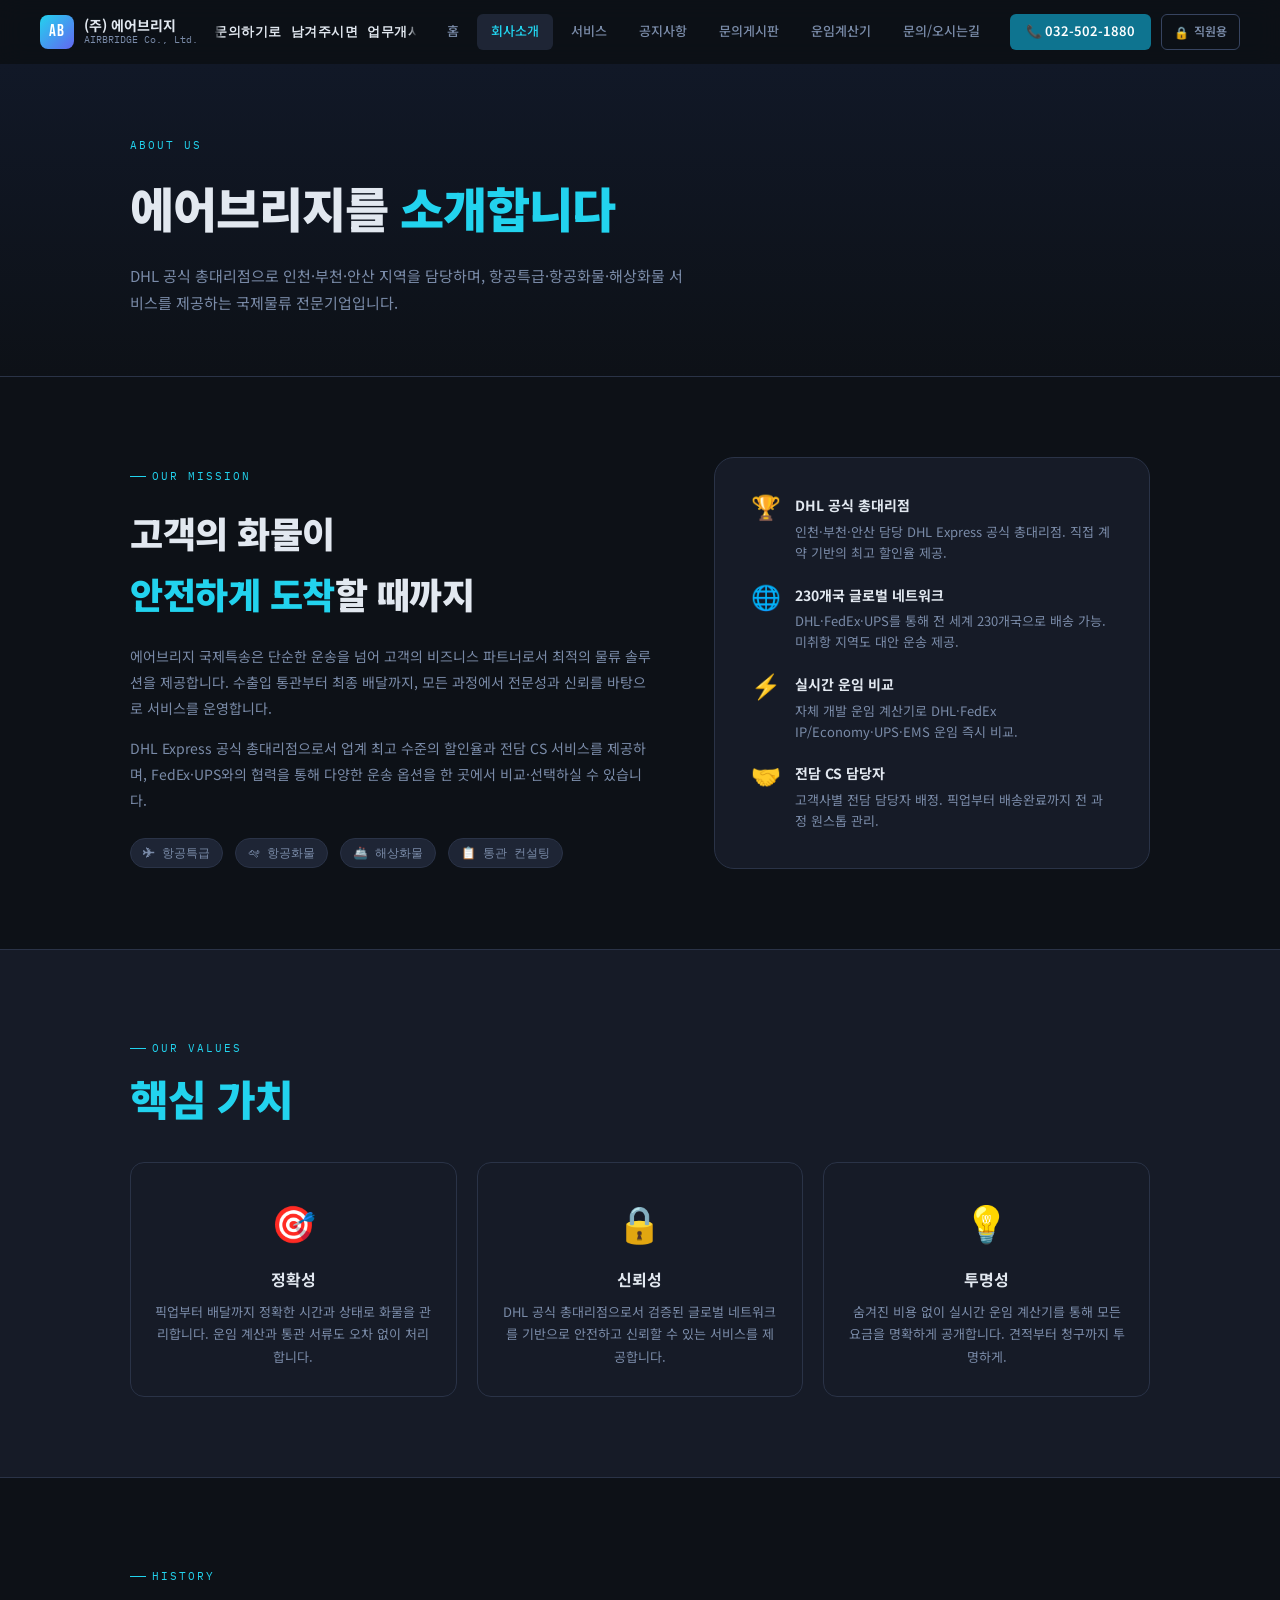
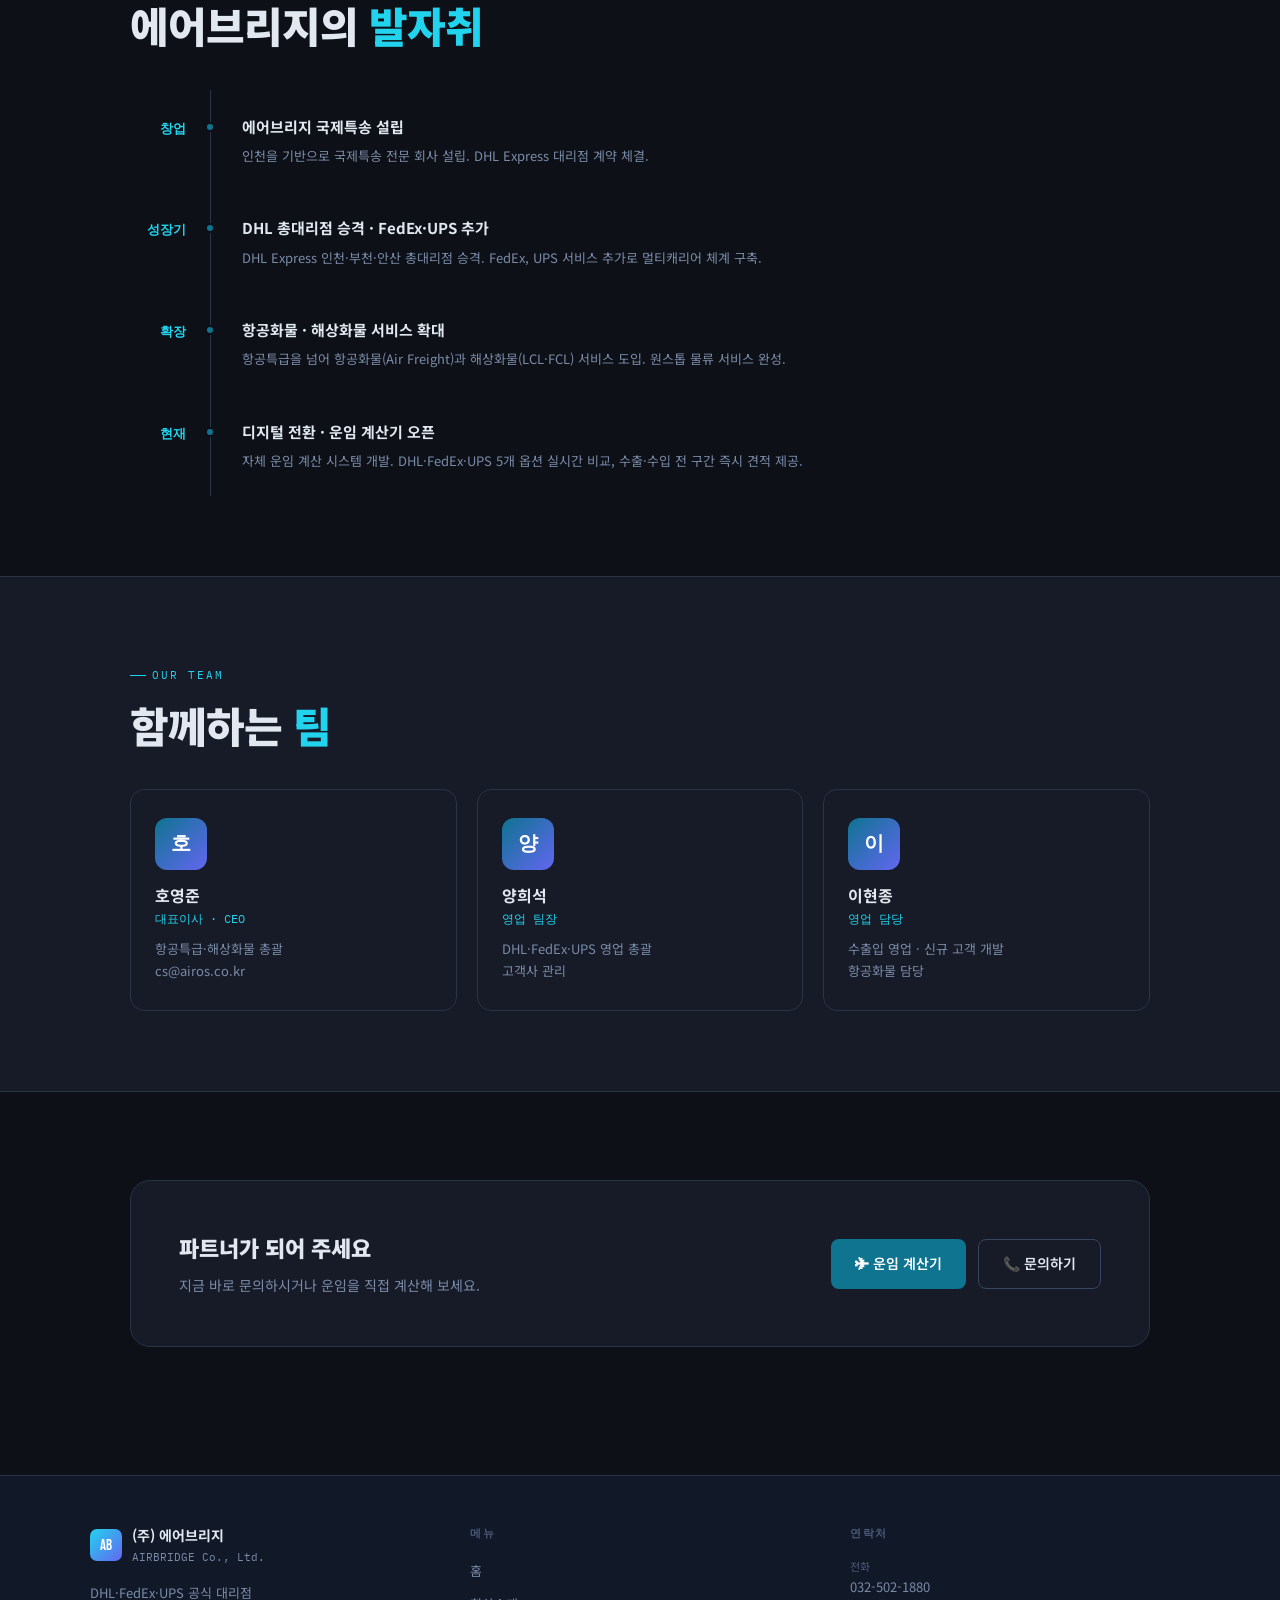
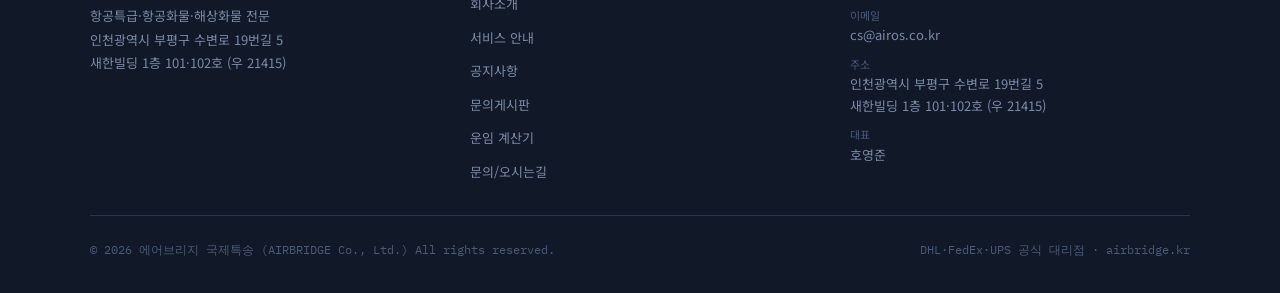
<file: about.html>
<!DOCTYPE html>
<html lang="ko">
<head>
<meta charset="UTF-8">
<meta name="viewport" content="width=device-width, initial-scale=1.0">
<title>회사소개 — 에어브리지 국제특송</title>
<meta name="description" content="에어브리지 국제특송 회사소개. DHL 공식 총대리점, 인천·부천·안산 담당. 항공특급·항공화물·해상화물 전문.">
<link rel="stylesheet" href="style.css">
<style>
.page-hero {
  padding: 72px 0 60px;
  border-bottom: 1px solid var(--border);
  background: linear-gradient(180deg, var(--bg2) 0%, var(--bg) 100%);
}
.page-hero-tag { font-size:11px; font-family:var(--mono); color:var(--cyan); letter-spacing:2px; text-transform:uppercase; margin-bottom:12px; }
.page-hero h1 { font-size: clamp(28px, 4vw, 48px); font-weight:900; letter-spacing:-1px; margin-bottom:14px; }
.page-hero p  { font-size:15px; color:var(--muted); max-width:560px; line-height:1.8; }

/* MISSION */
.mission-grid {
  display: grid;
  grid-template-columns: 1.2fr 1fr;
  gap: 60px;
  align-items: center;
}
.mission-text h2 { font-size: clamp(24px,3vw,36px); font-weight:900; letter-spacing:-0.5px; margin-bottom:20px; }
.mission-text p  { font-size:14px; color:var(--muted); line-height:1.85; margin-bottom:14px; }

.mission-card {
  background: var(--surface);
  border: 1px solid var(--border);
  border-radius: 20px;
  padding: 36px;
  display: flex;
  flex-direction: column;
  gap: 20px;
}
.mc-item { display:flex; gap:14px; align-items:flex-start; }
.mc-icon { font-size:24px; flex-shrink:0; line-height:1; }
.mc-title { font-size:14px; font-weight:700; margin-bottom:4px; }
.mc-desc  { font-size:13px; color:var(--muted); line-height:1.6; }

/* VALUES */
.values-grid { display:grid; grid-template-columns:repeat(3,1fr); gap:20px; margin-top:40px; }
.val-card {
  background: var(--surface);
  border: 1px solid var(--border);
  border-radius: 14px;
  padding: 28px 24px;
  text-align: center;
  transition: all 0.3s;
}
.val-card:hover { border-color:var(--cyan-dim); transform:translateY(-3px); }
.val-icon { font-size:36px; margin-bottom:14px; }
.val-title { font-size:16px; font-weight:700; margin-bottom:8px; }
.val-desc  { font-size:13px; color:var(--muted); line-height:1.7; }

/* HISTORY */
.history-list { display:flex; flex-direction:column; gap:0; margin-top:40px; position:relative; }
.history-list::before {
  content:'';
  position:absolute;
  left: 80px; top:0; bottom:0;
  width: 1px;
  background: var(--border);
}
.history-item { display:flex; gap:32px; align-items:flex-start; padding:24px 0; }
.history-year {
  flex-shrink:0;
  width:80px;
  font-family:var(--mono);
  font-size:13px;
  font-weight:600;
  color:var(--cyan);
  padding-top:3px;
  text-align:right;
  padding-right:24px;
  position:relative;
}
.history-year::after {
  content:'';
  position:absolute;
  right:-5px; top:8px;
  width:10px; height:10px;
  border-radius:50%;
  background:var(--cyan-dim);
  border:2px solid var(--bg);
}
.history-content { flex:1; }
.history-title { font-size:15px; font-weight:700; margin-bottom:6px; }
.history-desc  { font-size:13px; color:var(--muted); line-height:1.7; }

/* TEAM */
.team-grid { display:grid; grid-template-columns:repeat(3,1fr); gap:20px; margin-top:40px; }
.team-card {
  background:var(--surface);
  border:1px solid var(--border);
  border-radius:14px;
  padding:28px 24px;
  display:flex; flex-direction:column; gap:12px;
}
.team-avatar {
  width:52px; height:52px;
  border-radius:12px;
  background:linear-gradient(135deg,var(--cyan-dim),#6366f1);
  display:flex; align-items:center; justify-content:center;
  font-size:20px; font-weight:900; color:#fff;
  font-family:var(--display);
}
.team-name  { font-size:16px; font-weight:700; }
.team-role  { font-size:12px; color:var(--cyan); font-family:var(--mono); }
.team-area  { font-size:13px; color:var(--muted); }

/* CTA */
.about-cta {
  background:var(--surface);
  border:1px solid var(--border);
  border-radius:20px;
  padding:48px;
  display:flex;
  align-items:center;
  justify-content:space-between;
  gap:32px;
  margin-top:40px;
}
.about-cta h3 { font-size:22px; font-weight:900; margin-bottom:8px; }
.about-cta p  { font-size:14px; color:var(--muted); }
.about-cta-btns { display:flex; gap:12px; flex-shrink:0; }

@media(max-width:900px){
  .mission-grid { grid-template-columns:1fr; }
  .values-grid  { grid-template-columns:1fr 1fr; }
  .team-grid    { grid-template-columns:1fr; }
  .about-cta    { flex-direction:column; text-align:center; padding:32px 24px; }
  .about-cta-btns { justify-content:center; }
}
@media(max-width:600px){
  .values-grid { grid-template-columns:1fr; }
  .history-list::before { left:60px; }
  .history-year { width:60px; font-size:11px; }
}
</style>
</head>
<body>
<div class="page-wrap">

  <!-- PAGE HERO -->
  <div class="page-hero">
    <div class="container">
      <div class="page-hero-tag anim-fadeup">About Us</div>
      <h1 class="anim-fadeup anim-d1">에어브리지를 <span class="highlight">소개합니다</span></h1>
      <p class="anim-fadeup anim-d2">DHL 공식 총대리점으로 인천·부천·안산 지역을 담당하며, 항공특급·항공화물·해상화물 서비스를 제공하는 국제물류 전문기업입니다.</p>
    </div>
  </div>

  <!-- MISSION -->
  <section class="section">
    <div class="container">
      <div class="mission-grid">
        <div class="mission-text anim-fadeup">
          <div class="section-tag">Our Mission</div>
          <h2>고객의 화물이<br><span class="highlight">안전하게 도착</span>할 때까지</h2>
          <p>에어브리지 국제특송은 단순한 운송을 넘어 고객의 비즈니스 파트너로서 최적의 물류 솔루션을 제공합니다. 수출입 통관부터 최종 배달까지, 모든 과정에서 전문성과 신뢰를 바탕으로 서비스를 운영합니다.</p>
          <p>DHL Express 공식 총대리점으로서 업계 최고 수준의 할인율과 전담 CS 서비스를 제공하며, FedEx·UPS와의 협력을 통해 다양한 운송 옵션을 한 곳에서 비교·선택하실 수 있습니다.</p>
          <div style="display:flex;gap:12px;flex-wrap:wrap;margin-top:24px;">
            <span class="chip">✈ 항공특급</span>
            <span class="chip">🛩 항공화물</span>
            <span class="chip">🚢 해상화물</span>
            <span class="chip">📋 통관 컨설팅</span>
          </div>
        </div>
        <div class="mission-card anim-fadeup anim-d2">
          <div class="mc-item">
            <div class="mc-icon">🏆</div>
            <div>
              <div class="mc-title">DHL 공식 총대리점</div>
              <div class="mc-desc">인천·부천·안산 담당 DHL Express 공식 총대리점. 직접 계약 기반의 최고 할인율 제공.</div>
            </div>
          </div>
          <div class="mc-item">
            <div class="mc-icon">🌐</div>
            <div>
              <div class="mc-title">230개국 글로벌 네트워크</div>
              <div class="mc-desc">DHL·FedEx·UPS를 통해 전 세계 230개국으로 배송 가능. 미취항 지역도 대안 운송 제공.</div>
            </div>
          </div>
          <div class="mc-item">
            <div class="mc-icon">⚡</div>
            <div>
              <div class="mc-title">실시간 운임 비교</div>
              <div class="mc-desc">자체 개발 운임 계산기로 DHL·FedEx IP/Economy·UPS·EMS 운임 즉시 비교.</div>
            </div>
          </div>
          <div class="mc-item">
            <div class="mc-icon">🤝</div>
            <div>
              <div class="mc-title">전담 CS 담당자</div>
              <div class="mc-desc">고객사별 전담 담당자 배정. 픽업부터 배송완료까지 전 과정 원스톱 관리.</div>
            </div>
          </div>
        </div>
      </div>
    </div>
  </section>

  <!-- VALUES -->
  <section class="section" style="background:var(--surface);border-top:1px solid var(--border);border-bottom:1px solid var(--border);">
    <div class="container">
      <div class="section-tag">Our Values</div>
      <h2 class="section-title"><span class="highlight">핵심 가치</span></h2>
      <div class="values-grid">
        <div class="val-card anim-fadeup anim-d1">
          <div class="val-icon">🎯</div>
          <div class="val-title">정확성</div>
          <div class="val-desc">픽업부터 배달까지 정확한 시간과 상태로 화물을 관리합니다. 운임 계산과 통관 서류도 오차 없이 처리합니다.</div>
        </div>
        <div class="val-card anim-fadeup anim-d2">
          <div class="val-icon">🔒</div>
          <div class="val-title">신뢰성</div>
          <div class="val-desc">DHL 공식 총대리점으로서 검증된 글로벌 네트워크를 기반으로 안전하고 신뢰할 수 있는 서비스를 제공합니다.</div>
        </div>
        <div class="val-card anim-fadeup anim-d3">
          <div class="val-icon">💡</div>
          <div class="val-title">투명성</div>
          <div class="val-desc">숨겨진 비용 없이 실시간 운임 계산기를 통해 모든 요금을 명확하게 공개합니다. 견적부터 청구까지 투명하게.</div>
        </div>
      </div>
    </div>
  </section>

  <!-- HISTORY -->
  <section class="section">
    <div class="container">
      <div class="section-tag">History</div>
      <h2 class="section-title">에어브리지의 <span class="highlight">발자취</span></h2>
      <div class="history-list">
        <div class="history-item anim-fadeup">
          <div class="history-year">창업</div>
          <div class="history-content">
            <div class="history-title">에어브리지 국제특송 설립</div>
            <div class="history-desc">인천을 기반으로 국제특송 전문 회사 설립. DHL Express 대리점 계약 체결.</div>
          </div>
        </div>
        <div class="history-item anim-fadeup anim-d1">
          <div class="history-year">성장기</div>
          <div class="history-content">
            <div class="history-title">DHL 총대리점 승격 · FedEx·UPS 추가</div>
            <div class="history-desc">DHL Express 인천·부천·안산 총대리점 승격. FedEx, UPS 서비스 추가로 멀티캐리어 체계 구축.</div>
          </div>
        </div>
        <div class="history-item anim-fadeup anim-d2">
          <div class="history-year">확장</div>
          <div class="history-content">
            <div class="history-title">항공화물 · 해상화물 서비스 확대</div>
            <div class="history-desc">항공특급을 넘어 항공화물(Air Freight)과 해상화물(LCL·FCL) 서비스 도입. 원스톱 물류 서비스 완성.</div>
          </div>
        </div>
        <div class="history-item anim-fadeup anim-d3">
          <div class="history-year">현재</div>
          <div class="history-content">
            <div class="history-title">디지털 전환 · 운임 계산기 오픈</div>
            <div class="history-desc">자체 운임 계산 시스템 개발. DHL·FedEx·UPS 5개 옵션 실시간 비교, 수출·수입 전 구간 즉시 견적 제공.</div>
          </div>
        </div>
      </div>
    </div>
  </section>

  <!-- TEAM -->
  <section class="section" style="background:var(--surface);border-top:1px solid var(--border);border-bottom:1px solid var(--border);">
    <div class="container">
      <div class="section-tag">Our Team</div>
      <h2 class="section-title">함께하는 <span class="highlight">팀</span></h2>
      <div class="team-grid">
        <div class="team-card anim-fadeup anim-d1">
          <div class="team-avatar">호</div>
          <div>
            <div class="team-name">호영준</div>
            <div class="team-role">대표이사 · CEO</div>
            <div class="team-area" style="margin-top:8px;">항공특급·해상화물 총괄<br>cs@airos.co.kr</div>
          </div>
        </div>
        <div class="team-card anim-fadeup anim-d2">
          <div class="team-avatar">양</div>
          <div>
            <div class="team-name">양희석</div>
            <div class="team-role">영업 팀장</div>
            <div class="team-area" style="margin-top:8px;">DHL·FedEx·UPS 영업 총괄<br>고객사 관리</div>
          </div>
        </div>
        <div class="team-card anim-fadeup anim-d3">
          <div class="team-avatar">이</div>
          <div>
            <div class="team-name">이현종</div>
            <div class="team-role">영업 담당</div>
            <div class="team-area" style="margin-top:8px;">수출입 영업 · 신규 고객 개발<br>항공화물 담당</div>
          </div>
        </div>
      </div>
    </div>
  </section>

  <!-- CTA -->
  <section class="section-sm">
    <div class="container">
      <div class="about-cta anim-fadeup">
        <div>
          <h3>파트너가 되어 주세요</h3>
          <p>지금 바로 문의하시거나 운임을 직접 계산해 보세요.</p>
        </div>
        <div class="about-cta-btns">
          <a href="/calculator.html" class="btn btn-primary">✈ 운임 계산기</a>
          <a href="/contact.html" class="btn btn-outline">📞 문의하기</a>
        </div>
      </div>
    </div>
  </section>

</div>
<script src="common.js"></script>
</body>
</html>
</file>
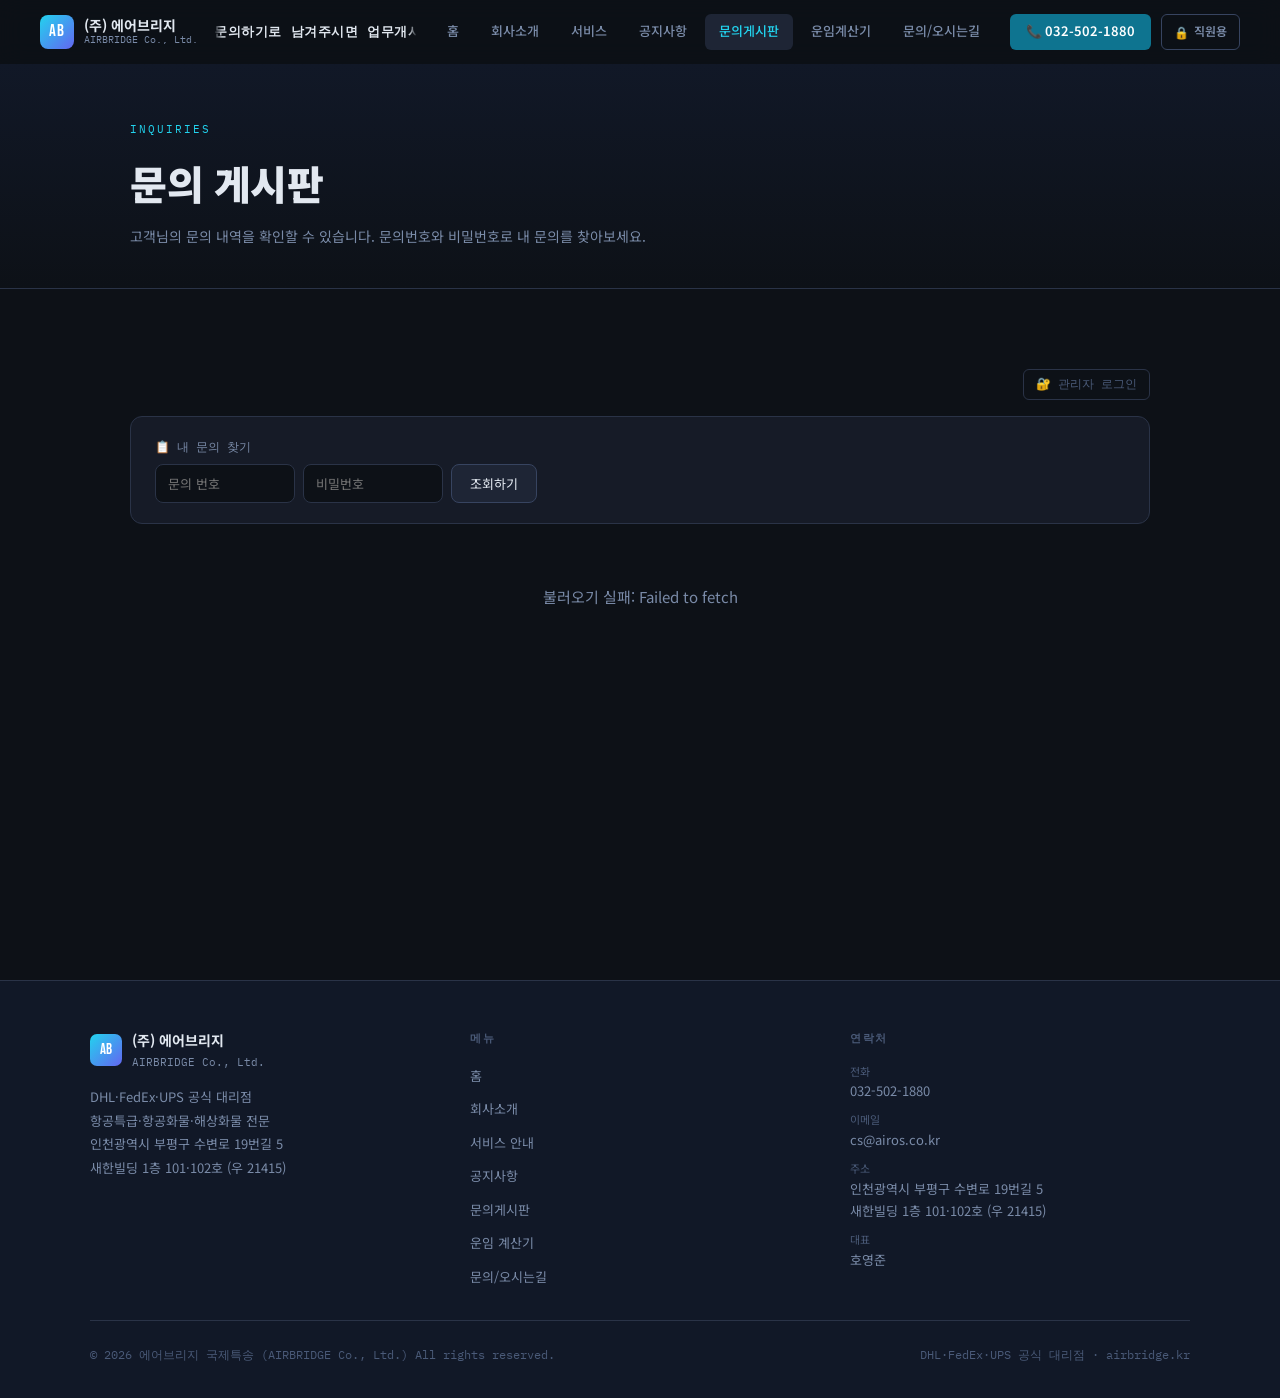
<file: inquiries.html>
<!DOCTYPE html>
<html lang="ko">
<head>
<meta charset="UTF-8">
<meta name="viewport" content="width=device-width, initial-scale=1.0">
<title>문의 게시판 — (주) 에어브리지</title>
<link rel="stylesheet" href="style.css">
<style>
.page-hero{padding:56px 0 40px;border-bottom:1px solid var(--border);background:linear-gradient(180deg,var(--bg2) 0%,var(--bg) 100%)}
.page-hero-tag{font-size:11px;font-family:var(--mono);color:var(--cyan);letter-spacing:2px;text-transform:uppercase;margin-bottom:10px}
.page-hero h1{font-size:clamp(24px,3.5vw,40px);font-weight:900;letter-spacing:-.5px;margin-bottom:8px}
.page-hero p{font-size:14px;color:var(--muted)}
/* 목록 */
.inq-list{display:flex;flex-direction:column}
.inq-item{display:flex;align-items:center;gap:14px;padding:16px 20px;border-bottom:1px solid var(--border);cursor:pointer;transition:background .18s;color:var(--text)}
.inq-item:first-child{border-top:1px solid var(--border)}
.inq-item:hover{background:var(--surface)}
.inq-status-done{flex-shrink:0;font-size:11px;color:var(--green);background:rgba(52,211,153,.1);border:1px solid rgba(52,211,153,.25);border-radius:4px;padding:2px 8px;font-family:var(--mono)}
.inq-status-wait{flex-shrink:0;font-size:11px;color:var(--muted2);background:var(--surface2);border:1px solid var(--border);border-radius:4px;padding:2px 8px;font-family:var(--mono)}
.inq-title-col{flex:1;min-width:0}
.inq-title{font-size:14px;font-weight:600;display:flex;align-items:center;gap:8px}
.inq-title span{white-space:nowrap;overflow:hidden;text-overflow:ellipsis}
.inq-lock{font-size:13px}
.inq-meta{display:flex;gap:12px;margin-top:4px;font-size:12px;color:var(--muted);font-family:var(--mono)}
/* 상세 */
.detail-view{display:none}
.back-btn{display:inline-flex;align-items:center;gap:6px;font-size:13px;color:var(--muted);cursor:pointer;margin-bottom:24px;background:none;border:none;font-family:var(--sans);padding:0;transition:color .2s}
.back-btn:hover{color:var(--cyan)}
.inq-card{background:var(--surface);border:1px solid var(--border);border-radius:14px;padding:32px}
.inq-card-hdr{display:flex;align-items:flex-start;justify-content:space-between;gap:16px;flex-wrap:wrap;margin-bottom:16px;padding-bottom:16px;border-bottom:1px solid var(--border)}
.inq-card-title{font-size:20px;font-weight:900;letter-spacing:-.4px}
.inq-card-meta{font-size:12px;color:var(--muted);font-family:var(--mono);line-height:1.8;margin-top:6px}
.inq-card-body{font-size:15px;line-height:1.9;color:var(--text2);white-space:pre-line;margin-bottom:20px}
.inq-reply-box{background:rgba(52,211,153,.06);border:1px solid rgba(52,211,153,.2);border-radius:10px;padding:16px 20px;font-size:14px;line-height:1.8;white-space:pre-line}
.inq-reply-label{font-size:11px;font-family:var(--mono);color:var(--green);letter-spacing:1px;text-transform:uppercase;margin-bottom:8px;display:block}
.admin-actions{display:flex;gap:10px;margin-top:20px;padding-top:16px;border-top:1px solid var(--border);flex-wrap:wrap}
.btn-answered{font-size:13px;font-weight:700;color:#fff;background:var(--green);border:none;border-radius:6px;padding:8px 16px;cursor:pointer;transition:opacity .2s}
.btn-answered:hover{opacity:.85}
.btn-undo{font-size:13px;color:var(--muted);background:var(--surface2);border:1px solid var(--border);border-radius:6px;padding:8px 14px;cursor:pointer}
.btn-del-inq{font-size:13px;color:var(--red);background:rgba(248,113,113,.08);border:1px solid rgba(248,113,113,.2);border-radius:6px;padding:8px 14px;cursor:pointer}
/* 관리자바 */
.admin-bar{display:flex;justify-content:flex-end;align-items:center;gap:10px;margin-bottom:16px}
.btn-al{display:inline-flex;align-items:center;gap:6px;font-size:12px;font-family:var(--mono);color:var(--muted2);background:transparent;border:1px solid var(--border);border-radius:6px;padding:6px 12px;cursor:pointer;transition:all .2s}
.btn-al:hover{color:var(--cyan);border-color:var(--cyan-dim)}
.btn-lo{font-size:12px;color:var(--muted);background:none;border:none;cursor:pointer;font-family:var(--mono)}
.btn-lo:hover{color:var(--red)}
/* 모달 */
.modal-bg{display:none;position:fixed;inset:0;z-index:500;background:rgba(0,0,0,.72);backdrop-filter:blur(4px);align-items:center;justify-content:center}
.modal-bg.open{display:flex}
.modal-box{background:var(--surface);border:1px solid var(--border);border-radius:16px;padding:32px;width:100%;max-width:440px;margin:16px;max-height:90vh;overflow-y:auto}
.mt{font-size:18px;font-weight:900;margin-bottom:24px}
.mf{display:flex;flex-direction:column;gap:6px;margin-bottom:16px}
.ml{font-size:12px;font-family:var(--mono);color:var(--muted);text-transform:uppercase;letter-spacing:.8px}
.mi{background:var(--bg);border:1px solid var(--border);border-radius:8px;color:var(--text);padding:10px 14px;font-size:14px;font-family:var(--sans);outline:none;transition:border-color .2s;width:100%}
.mi:focus{border-color:var(--cyan-dim)}
.modal-btns{display:flex;gap:10px;margin-top:20px}
.m-ca{flex:1;padding:11px;border-radius:8px;border:1px solid var(--border);background:transparent;color:var(--muted);font-size:14px;cursor:pointer;font-family:var(--sans)}
.m-ok{flex:2;padding:11px;border-radius:8px;border:none;background:var(--cyan-dim);color:#fff;font-size:14px;font-weight:700;cursor:pointer;font-family:var(--sans)}
.m-ca:hover{border-color:var(--border2);color:var(--text)}
.m-ok:hover{opacity:.85}
.merr{font-size:12px;color:var(--red);margin-top:8px;display:none}
/* 내 문의 찾기 */
.find-box{background:var(--surface);border:1px solid var(--border);border-radius:12px;padding:20px 24px;margin-bottom:20px;display:flex;align-items:center;gap:12px;flex-wrap:wrap}
.find-box input{flex:1;min-width:140px;background:var(--bg);border:1px solid var(--border);border-radius:8px;color:var(--text);padding:9px 12px;font-size:13px;font-family:var(--sans);outline:none}
.find-box input:focus{border-color:var(--cyan-dim)}
.find-box label{font-size:12px;color:var(--muted);font-family:var(--mono)}
.btn-find{padding:9px 18px;border-radius:8px;background:var(--surface2);border:1px solid var(--border2);color:var(--text);font-size:13px;cursor:pointer;transition:all .2s;font-family:var(--sans)}
.btn-find:hover{border-color:var(--cyan);color:var(--cyan)}
.inq-no-badge{font-size:11px;font-family:var(--mono);color:var(--muted2);background:var(--surface2);border:1px solid var(--border);border-radius:4px;padding:2px 8px;flex-shrink:0}
.empty-box{text-align:center;padding:60px 20px;color:var(--muted);font-size:14px}
.loading-box{text-align:center;padding:40px;color:var(--muted)}
</style>
</head>
<body>
<div class="page-wrap">
  <div class="page-hero">
    <div class="container">
      <div class="page-hero-tag">Inquiries</div>
      <h1>문의 게시판</h1>
      <p>고객님의 문의 내역을 확인할 수 있습니다. 문의번호와 비밀번호로 내 문의를 찾아보세요.</p>
    </div>
  </div>
  <section class="section">
    <div class="container">
      <div class="admin-bar" id="admin-bar">
        <button class="btn-al" onclick="openLogin()">🔐 관리자 로그인</button>
      </div>

      <div id="list-view">
        <!-- 내 문의 찾기 -->
        <div class="find-box">
          <div>
            <label style="display:block;margin-bottom:6px;">📋 내 문의 찾기</label>
            <div style="display:flex;gap:8px;flex-wrap:wrap;">
              <input id="find-no" type="number" placeholder="문의 번호" style="width:100px;">
              <input id="find-pw" type="password" placeholder="비밀번호" style="width:120px;">
              <button class="btn-find" onclick="findMyInquiry()">조회하기</button>
            </div>
          </div>
        </div>

        <div id="loading-box" class="loading-box">불러오는 중...</div>
        <div class="inq-list" id="inq-list"></div>
        <div class="empty-box" id="empty-box" style="display:none;">등록된 문의가 없습니다.</div>
      </div>

      <div class="detail-view" id="detail-view">
        <button class="back-btn" onclick="showList()">← 목록으로</button>
        <div class="inq-card">
          <div class="inq-card-hdr">
            <div>
              <div class="inq-card-title" id="d-title"></div>
              <div class="inq-card-meta" id="d-meta"></div>
            </div>
            <div id="d-status-badge"></div>
          </div>
          <div class="inq-card-body" id="d-body"></div>
          <div id="d-reply-area"></div>
          <div class="admin-actions" id="d-admin" style="display:none;">
            <button class="btn-answered" id="btn-toggle-ans" onclick="toggleAnswered()">✅ 답변완료 처리</button>
            <button class="btn-del-inq" onclick="doDeleteInq()">🗑 삭제</button>
          </div>
        </div>
      </div>

    </div>
  </section>
</div>

<!-- 관리자 로그인 모달 -->
<div class="modal-bg" id="m-login">
  <div class="modal-box">
    <div class="mt">🔐 관리자 로그인</div>
    <div class="mf"><label class="ml">아이디</label><input class="mi" id="l-id" type="text" placeholder="admin"></div>
    <div class="mf"><label class="ml">비밀번호</label><input class="mi" id="l-pw" type="password" onkeydown="if(event.key==='Enter')doLogin()"></div>
    <div class="merr" id="l-err">아이디 또는 비밀번호가 틀렸습니다.</div>
    <div class="modal-btns">
      <button class="m-ca" onclick="closeM('m-login')">취소</button>
      <button class="m-ok" onclick="doLogin()">로그인</button>
    </div>
  </div>
</div>

<!-- 비밀번호 확인 모달 (일반 사용자) -->
<div class="modal-bg" id="m-pw">
  <div class="modal-box">
    <div class="mt">🔒 비밀번호 확인</div>
    <p style="font-size:13px;color:var(--muted);margin-bottom:20px;">문의 작성 시 입력한 비밀번호를 입력해 주세요.</p>
    <div class="mf"><label class="ml">비밀번호</label><input class="mi" id="pw-input" type="password" onkeydown="if(event.key==='Enter')checkPw()"></div>
    <div class="merr" id="pw-err">비밀번호가 올바르지 않습니다.</div>
    <div class="modal-btns">
      <button class="m-ca" onclick="closeM('m-pw')">취소</button>
      <button class="m-ok" onclick="checkPw()">확인</button>
    </div>
  </div>
</div>

<script src="supabase-config.js"></script>
<script src="common.js"></script>
<script>
const ADMIN_ID='admin', ADMIN_PW='a12345';
let isAdmin=false, inquiries=[], currentId=null, pendingId=null;

async function init(){
  if(sessionStorage.getItem('ab_admin')==='1'){ isAdmin=true; showAdminUI(); }
  await loadInquiries();
}

async function loadInquiries(){
  if(!DB.ready()){ document.getElementById('loading-box').textContent='Supabase 미연결 상태입니다.'; return; }
  try{
    inquiries=await DB.get('inquiries','order=created_at.desc&select=id,name,type,answered,created_at');
    renderList();
  } catch(e){ document.getElementById('loading-box').textContent='불러오기 실패: '+e.message; }
}

function renderList(){
  document.getElementById('loading-box').style.display='none';
  const el=document.getElementById('inq-list');
  if(!inquiries.length){ document.getElementById('empty-box').style.display='block'; return; }
  document.getElementById('empty-box').style.display='none';
  el.innerHTML=inquiries.map(n=>`
    <div class="inq-item" onclick="clickItem(${n.id},${n.answered})">
      <span class="inq-no-badge">#${n.id}</span>
      ${n.answered
        ? '<span class="inq-status-done">✅ 답변완료</span>'
        : '<span class="inq-status-wait">⏳ 답변대기</span>'}
      <div class="inq-title-col">
        <div class="inq-title">
          <span>${esc(n.type||'문의')}</span>
          ${isAdmin?'':'<span class="inq-lock">🔒</span>'}
        </div>
        <div class="inq-meta">
          <span>${esc(n.name)}</span>
          <span>📅 ${fmtDate(n.created_at)}</span>
        </div>
      </div>
      <span style="color:var(--muted2);font-size:18px;">›</span>
    </div>`).join('');
}

function clickItem(id, answered){
  pendingId=id;
  if(isAdmin){ showDetail(id); return; }
  document.getElementById('pw-input').value='';
  document.getElementById('pw-err').style.display='none';
  openM('m-pw');
  setTimeout(()=>document.getElementById('pw-input').focus(),100);
}

async function checkPw(){
  const pw=document.getElementById('pw-input').value;
  if(!pw) return;
  // DB에서 해당 문의의 password 조회 후 비교
  try{
    const r=await DB.get('inquiries',`id=eq.${pendingId}&select=id,password`);
    if(r[0] && r[0].password===pw){
      closeM('m-pw'); showDetail(pendingId);
    } else {
      document.getElementById('pw-err').style.display='block';
    }
  } catch(e){ alert('오류: '+e.message); }
}

async function findMyInquiry(){
  const no=parseInt(document.getElementById('find-no').value);
  const pw=document.getElementById('find-pw').value;
  if(!no||!pw){ alert('문의 번호와 비밀번호를 모두 입력해주세요.'); return; }
  try{
    const r=await DB.get('inquiries',`id=eq.${no}&select=id,password`);
    if(!r[0]){ alert('해당 번호의 문의를 찾을 수 없습니다.'); return; }
    if(r[0].password===pw){ showDetail(no); }
    else { alert('비밀번호가 올바르지 않습니다.'); }
  } catch(e){ alert('오류: '+e.message); }
}

async function showDetail(id){
  currentId=id;
  try{
    const r=await DB.get('inquiries',`id=eq.${id}&select=*`);
    const n=r[0]; if(!n) return;
    document.getElementById('d-title').textContent=`[${n.type||'문의'}] ${n.name}`;
    document.getElementById('d-meta').innerHTML=
      `<span>📋 문의번호: #${n.id}</span><span>📅 ${fmtDate(n.created_at)}</span><span>📞 ${n.tel}</span>${n.email?`<span>✉️ ${n.email}</span>`:''}`;
    document.getElementById('d-body').textContent=n.message;
    document.getElementById('d-status-badge').innerHTML=
      n.answered ? '<span class="inq-status-done" style="font-size:13px;">✅ 답변완료</span>'
                 : '<span class="inq-status-wait" style="font-size:13px;">⏳ 답변대기</span>';
    // 답변 영역
    document.getElementById('d-reply-area').innerHTML = n.answer
      ? `<div class="inq-reply-box" style="margin-top:20px;"><span class="inq-reply-label">💬 에어브리지 답변</span>${esc(n.answer)}</div>`
      : '';
    // 관리자 액션
    if(isAdmin){
      document.getElementById('d-admin').style.display='flex';
      const btn=document.getElementById('btn-toggle-ans');
      if(n.answered){
        btn.textContent='↩ 답변대기로 변경'; btn.style.background='var(--muted2)';
      } else {
        btn.textContent='✅ 답변완료 처리'; btn.style.background='var(--green)';
      }
    }
    document.getElementById('list-view').style.display='none';
    document.getElementById('detail-view').style.display='block';
  } catch(e){ alert('불러오기 실패: '+e.message); }
}

async function toggleAnswered(){
  try{
    const r=await DB.get('inquiries',`id=eq.${currentId}&select=answered`);
    const cur=r[0]?.answered||false;
    await DB.patch('inquiries',`id=eq.${currentId}`,{answered:!cur});
    // 목록 업데이트
    const idx=inquiries.findIndex(x=>x.id===currentId);
    if(idx>=0) inquiries[idx].answered=!cur;
    showDetail(currentId);
  } catch(e){ alert('오류: '+e.message); }
}

async function doDeleteInq(){
  if(!confirm('이 문의를 삭제하시겠습니까?')) return;
  try{
    await DB.del('inquiries',`id=eq.${currentId}`);
    inquiries=inquiries.filter(x=>x.id!==currentId);
    showList(); renderList();
  } catch(e){ alert('삭제 실패: '+e.message); }
}

function showList(){
  currentId=null;
  document.getElementById('detail-view').style.display='none';
  document.getElementById('list-view').style.display='block';
}

// 관리자
function openLogin(){
  document.getElementById('l-id').value=''; document.getElementById('l-pw').value='';
  document.getElementById('l-err').style.display='none'; openM('m-login');
  setTimeout(()=>document.getElementById('l-id').focus(),100);
}
function doLogin(){
  if(document.getElementById('l-id').value.trim()===ADMIN_ID && document.getElementById('l-pw').value===ADMIN_PW){
    isAdmin=true; sessionStorage.setItem('ab_admin','1'); closeM('m-login'); showAdminUI();
    loadInquiries(); // 관리자는 전체 재로드
  } else { document.getElementById('l-err').style.display='block'; }
}
function doLogout(){
  isAdmin=false; sessionStorage.removeItem('ab_admin');
  document.getElementById('admin-bar').innerHTML=`<button class="btn-al" onclick="openLogin()">🔐 관리자 로그인</button>`;
  document.getElementById('d-admin').style.display='none';
  loadInquiries();
}
function showAdminUI(){
  document.getElementById('admin-bar').innerHTML=`
    <span style="font-size:12px;color:var(--cyan);font-family:var(--mono);">✅ 관리자 — 전체 문의 열람 가능</span>
    <button class="btn-lo" onclick="doLogout()">로그아웃</button>`;
}
function openM(id){ document.getElementById(id).classList.add('open'); }
function closeM(id){ document.getElementById(id).classList.remove('open'); }
document.addEventListener('click',e=>{ ['m-login','m-pw'].forEach(id=>{ if(e.target===document.getElementById(id)) closeM(id); }); });
function esc(s){ return String(s||'').replace(/&/g,'&amp;').replace(/</g,'&lt;').replace(/>/g,'&gt;'); }
function fmtDate(d){ if(!d) return ''; return new Date(d).toLocaleDateString('ko-KR',{year:'numeric',month:'2-digit',day:'2-digit'}); }
init();
</script>
</body>
</html>
</file>
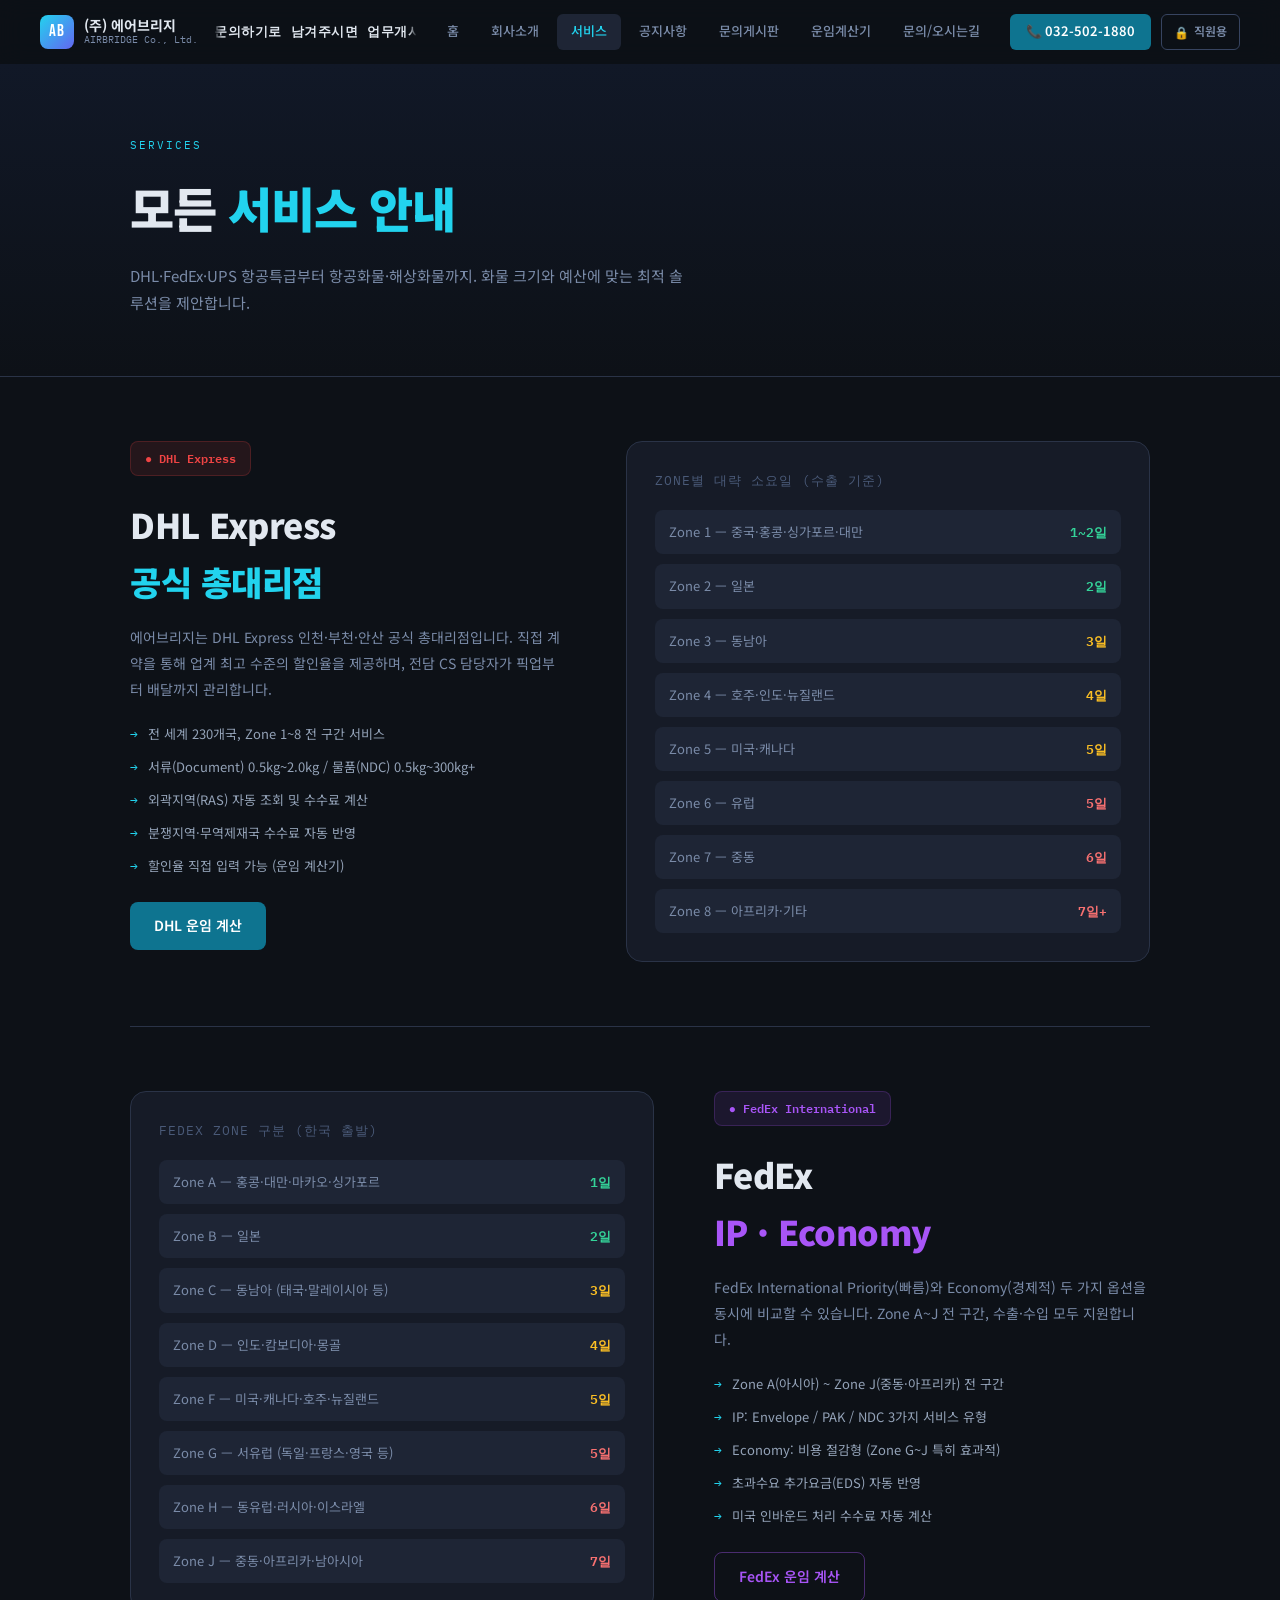
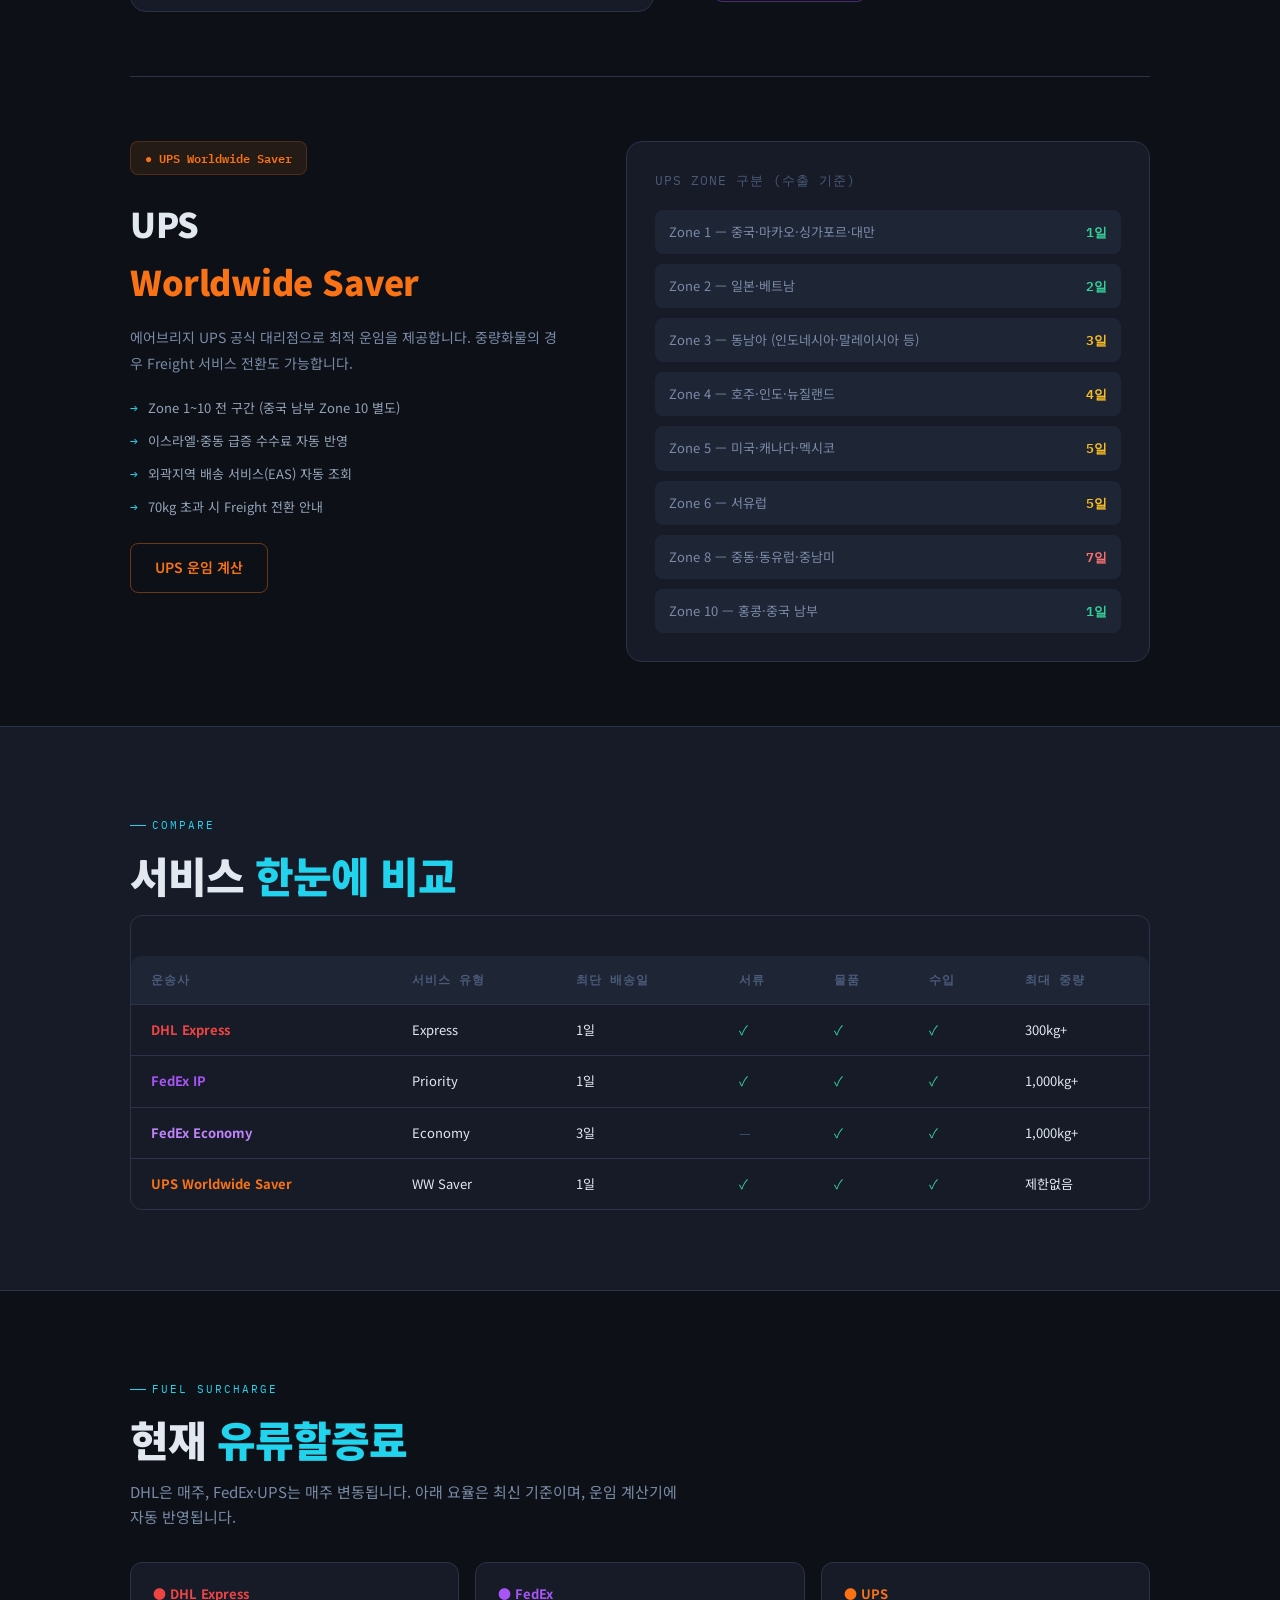
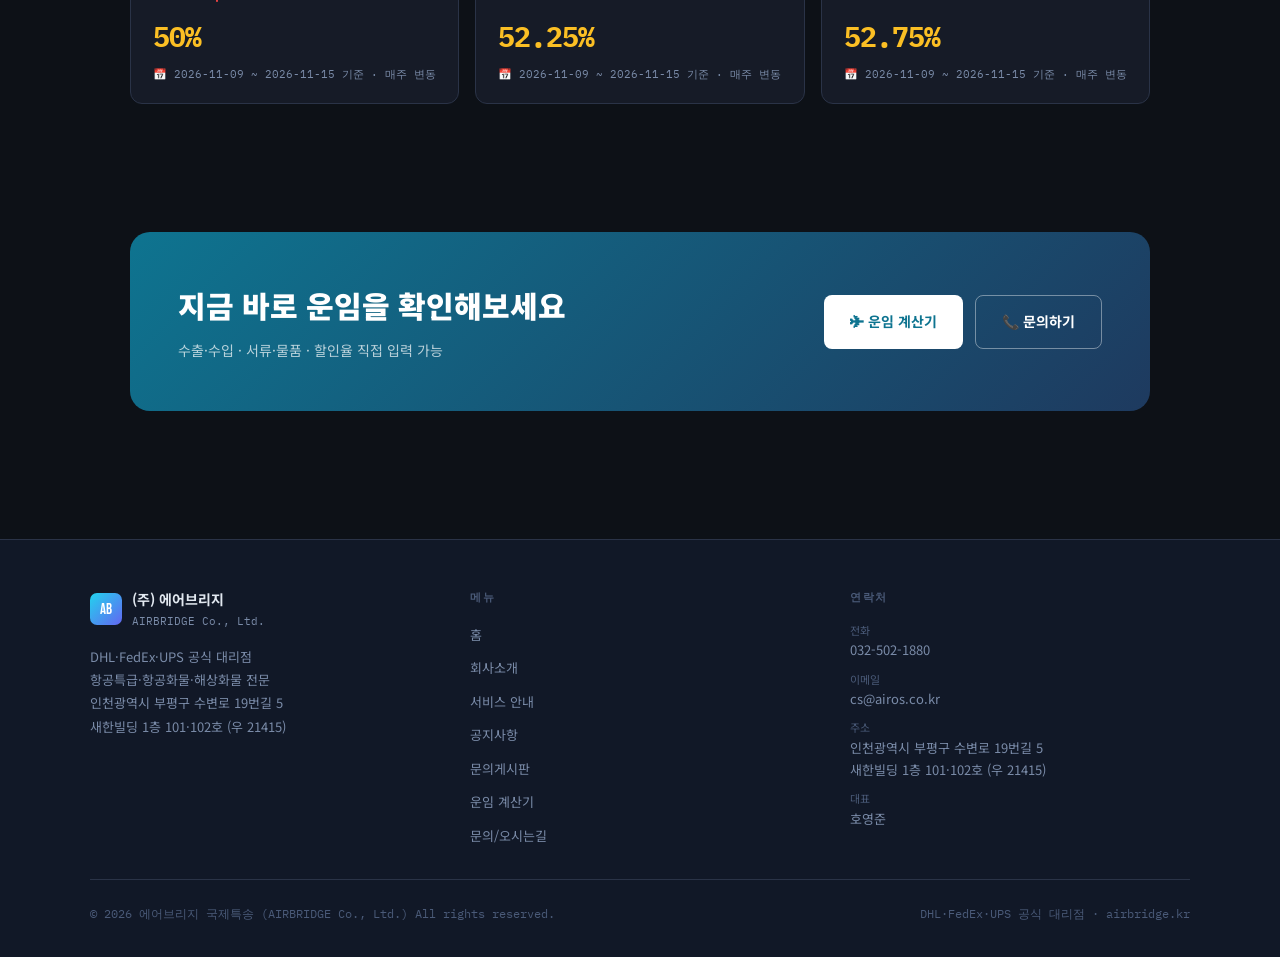
<file: services.html>
<!DOCTYPE html>
<html lang="ko">
<head>
<meta charset="UTF-8">
<meta name="viewport" content="width=device-width, initial-scale=1.0">
<title>서비스 안내 — 에어브리지 국제특송</title>
<meta name="description" content="에어브리지 국제특송 서비스. DHL Express, FedEx IP/Economy, UPS Saver, 항공화물, 해상화물 LCL/FCL 서비스 안내.">
<link rel="stylesheet" href="style.css">
<style>
.page-hero {
  padding: 72px 0 60px;
  border-bottom: 1px solid var(--border);
  background: linear-gradient(180deg, var(--bg2) 0%, var(--bg) 100%);
}
.page-hero-tag { font-size:11px; font-family:var(--mono); color:var(--cyan); letter-spacing:2px; text-transform:uppercase; margin-bottom:12px; }
.page-hero h1  { font-size: clamp(28px, 4vw, 48px); font-weight:900; letter-spacing:-1px; margin-bottom:14px; }
.page-hero p   { font-size:15px; color:var(--muted); max-width:560px; line-height:1.8; }

/* SERVICE DETAIL */
.svc-detail {
  display: grid;
  grid-template-columns: 1fr 1.2fr;
  gap: 60px;
  align-items: start;
  padding: 64px 0;
  border-bottom: 1px solid var(--border);
}
.svc-detail:last-child { border-bottom: none; }
.svc-detail.reverse { direction: rtl; }
.svc-detail.reverse > * { direction: ltr; }

.sd-badge {
  display: inline-flex;
  align-items: center;
  gap: 8px;
  border-radius: 8px;
  padding: 6px 14px;
  font-size: 12px;
  font-family: var(--mono);
  font-weight: 600;
  margin-bottom: 20px;
}
.sd-icon { font-size:48px; margin-bottom:20px; display:block; }
.sd-title { font-size: clamp(22px,3vw,34px); font-weight:900; letter-spacing:-0.5px; margin-bottom:14px; }
.sd-desc  { font-size:14px; color:var(--muted); line-height:1.85; margin-bottom:20px; }
.sd-points { display:flex; flex-direction:column; gap:10px; margin-bottom:24px; }
.sd-point {
  display:flex; gap:10px; align-items:flex-start;
  font-size:13px; color:var(--text2);
}
.sd-point::before { content:'→'; color:var(--cyan); flex-shrink:0; font-family:var(--mono); margin-top:1px; }

.sd-card {
  background:var(--surface);
  border:1px solid var(--border);
  border-radius:16px;
  padding:28px;
}
.sd-card-title {
  font-size:13px;
  font-family:var(--mono);
  color:var(--muted2);
  text-transform:uppercase;
  letter-spacing:1px;
  margin-bottom:18px;
}
.sd-rows { display:flex; flex-direction:column; gap:10px; }
.sd-row {
  display:flex;
  justify-content:space-between;
  align-items:center;
  padding:11px 14px;
  background:var(--surface2);
  border-radius:8px;
  font-size:13px;
}
.sd-row-label { color:var(--muted); }
.sd-row-val   { font-family:var(--mono); font-weight:600; }

/* COMPARISON TABLE */
.comp-table {
  width:100%;
  border-collapse:collapse;
  margin-top:40px;
}
.comp-table th {
  padding:14px 20px;
  text-align:left;
  font-size:12px;
  font-family:var(--mono);
  color:var(--muted2);
  text-transform:uppercase;
  letter-spacing:1px;
  border-bottom:1px solid var(--border);
  background:var(--surface2);
}
.comp-table th:first-child { border-radius:10px 0 0 0; }
.comp-table th:last-child  { border-radius:0 10px 0 0; }
.comp-table td {
  padding:14px 20px;
  font-size:13px;
  border-bottom:1px solid var(--border);
  vertical-align:middle;
}
.comp-table tr:hover td { background:var(--surface); }
.comp-table tr:last-child td { border-bottom:none; }
.comp-table .carrier-col { font-weight:700; }
.check { color:var(--green); }
.cross { color:var(--muted2); }
.best-tag {
  display:inline-block;
  font-size:10px;
  background:rgba(34,211,238,0.15);
  color:var(--cyan);
  border-radius:4px;
  padding:2px 7px;
  font-family:var(--mono);
  margin-left:6px;
}

/* FUEL TABLE */
.fuel-cards { display:grid; grid-template-columns:repeat(3,1fr); gap:16px; margin-top:32px; }
.fuel-card {
  background:var(--surface);
  border:1px solid var(--border);
  border-radius:12px;
  padding:20px 22px;
}
.fuel-carrier { font-size:13px; font-weight:700; margin-bottom:8px; }
.fuel-pct {
  font-size:28px;
  font-weight:900;
  font-family:var(--mono);
  color:var(--amber);
  letter-spacing:-1px;
}
.fuel-note { font-size:11px; color:var(--muted); margin-top:4px; font-family:var(--mono); }

@media(max-width:900px){
  .svc-detail { grid-template-columns:1fr; gap:32px; }
  .svc-detail.reverse { direction:ltr; }
  .fuel-cards { grid-template-columns:1fr 1fr 1fr; }
}
@media(max-width:600px){
  .fuel-cards { grid-template-columns:1fr; }
}
</style>
</head>
<body>
<div class="page-wrap">

  <!-- PAGE HERO -->
  <div class="page-hero">
    <div class="container">
      <div class="page-hero-tag anim-fadeup">Services</div>
      <h1 class="anim-fadeup anim-d1">모든 <span class="highlight">서비스 안내</span></h1>
      <p class="anim-fadeup anim-d2">DHL·FedEx·UPS 항공특급부터 항공화물·해상화물까지. 화물 크기와 예산에 맞는 최적 솔루션을 제안합니다.</p>
    </div>
  </div>

  <!-- SERVICES DETAIL -->
  <section>
    <div class="container">

      <!-- DHL -->
      <div class="svc-detail anim-fadeup">
        <div>
          <div class="sd-badge" style="background:rgba(239,68,68,0.1);color:#ef4444;border:1px solid rgba(239,68,68,0.2);">
            ● DHL Express
          </div>
          <div class="sd-title">DHL Express<br><span class="highlight">공식 총대리점</span></div>
          <div class="sd-desc">에어브리지는 DHL Express 인천·부천·안산 공식 총대리점입니다. 직접 계약을 통해 업계 최고 수준의 할인율을 제공하며, 전담 CS 담당자가 픽업부터 배달까지 관리합니다.</div>
          <div class="sd-points">
            <div class="sd-point">전 세계 230개국, Zone 1~8 전 구간 서비스</div>
            <div class="sd-point">서류(Document) 0.5kg~2.0kg / 물품(NDC) 0.5kg~300kg+</div>
            <div class="sd-point">외곽지역(RAS) 자동 조회 및 수수료 계산</div>
            <div class="sd-point">분쟁지역·무역제재국 수수료 자동 반영</div>
            <div class="sd-point">할인율 직접 입력 가능 (운임 계산기)</div>
          </div>
          <a href="/calculator.html" class="btn btn-primary">DHL 운임 계산</a>
        </div>
        <div class="sd-card">
          <div class="sd-card-title">Zone별 대략 소요일 (수출 기준)</div>
          <div class="sd-rows">
            <div class="sd-row"><span class="sd-row-label">Zone 1 — 중국·홍콩·싱가포르·대만</span><span class="sd-row-val" style="color:var(--green);">1~2일</span></div>
            <div class="sd-row"><span class="sd-row-label">Zone 2 — 일본</span><span class="sd-row-val" style="color:var(--green);">2일</span></div>
            <div class="sd-row"><span class="sd-row-label">Zone 3 — 동남아</span><span class="sd-row-val" style="color:var(--amber);">3일</span></div>
            <div class="sd-row"><span class="sd-row-label">Zone 4 — 호주·인도·뉴질랜드</span><span class="sd-row-val" style="color:var(--amber);">4일</span></div>
            <div class="sd-row"><span class="sd-row-label">Zone 5 — 미국·캐나다</span><span class="sd-row-val" style="color:var(--amber);">5일</span></div>
            <div class="sd-row"><span class="sd-row-label">Zone 6 — 유럽</span><span class="sd-row-val" style="color:var(--red);">5일</span></div>
            <div class="sd-row"><span class="sd-row-label">Zone 7 — 중동</span><span class="sd-row-val" style="color:var(--red);">6일</span></div>
            <div class="sd-row"><span class="sd-row-label">Zone 8 — 아프리카·기타</span><span class="sd-row-val" style="color:var(--red);">7일+</span></div>
          </div>
        </div>
      </div>

      <!-- FedEx -->
      <div class="svc-detail reverse anim-fadeup">
        <div>
          <div class="sd-badge" style="background:rgba(168,85,247,0.1);color:#a855f7;border:1px solid rgba(168,85,247,0.2);">
            ● FedEx International
          </div>
          <div class="sd-title">FedEx<br><span style="color:#a855f7;">IP · Economy</span></div>
          <div class="sd-desc">FedEx International Priority(빠름)와 Economy(경제적) 두 가지 옵션을 동시에 비교할 수 있습니다. Zone A~J 전 구간, 수출·수입 모두 지원합니다.</div>
          <div class="sd-points">
            <div class="sd-point">Zone A(아시아) ~ Zone J(중동·아프리카) 전 구간</div>
            <div class="sd-point">IP: Envelope / PAK / NDC 3가지 서비스 유형</div>
            <div class="sd-point">Economy: 비용 절감형 (Zone G~J 특히 효과적)</div>
            <div class="sd-point">초과수요 추가요금(EDS) 자동 반영</div>
            <div class="sd-point">미국 인바운드 처리 수수료 자동 계산</div>
          </div>
          <a href="/calculator.html" class="btn btn-outline" style="border-color:rgba(168,85,247,0.4);color:#a855f7;">FedEx 운임 계산</a>
        </div>
        <div class="sd-card">
          <div class="sd-card-title">FedEx Zone 구분 (한국 출발)</div>
          <div class="sd-rows">
            <div class="sd-row"><span class="sd-row-label">Zone A — 홍콩·대만·마카오·싱가포르</span><span class="sd-row-val" style="color:var(--green);">1일</span></div>
            <div class="sd-row"><span class="sd-row-label">Zone B — 일본</span><span class="sd-row-val" style="color:var(--green);">2일</span></div>
            <div class="sd-row"><span class="sd-row-label">Zone C — 동남아 (태국·말레이시아 등)</span><span class="sd-row-val" style="color:var(--amber);">3일</span></div>
            <div class="sd-row"><span class="sd-row-label">Zone D — 인도·캄보디아·몽골</span><span class="sd-row-val" style="color:var(--amber);">4일</span></div>
            <div class="sd-row"><span class="sd-row-label">Zone F — 미국·캐나다·호주·뉴질랜드</span><span class="sd-row-val" style="color:var(--amber);">5일</span></div>
            <div class="sd-row"><span class="sd-row-label">Zone G — 서유럽 (독일·프랑스·영국 등)</span><span class="sd-row-val" style="color:var(--red);">5일</span></div>
            <div class="sd-row"><span class="sd-row-label">Zone H — 동유럽·러시아·이스라엘</span><span class="sd-row-val" style="color:var(--red);">6일</span></div>
            <div class="sd-row"><span class="sd-row-label">Zone J — 중동·아프리카·남아시아</span><span class="sd-row-val" style="color:var(--red);">7일</span></div>
          </div>
        </div>
      </div>

      <!-- UPS -->
      <div class="svc-detail anim-fadeup">
        <div>
          <div class="sd-badge" style="background:rgba(249,115,22,0.1);color:#f97316;border:1px solid rgba(249,115,22,0.2);">
            ● UPS Worldwide Saver
          </div>
          <div class="sd-title">UPS<br><span style="color:#f97316;">Worldwide Saver</span></div>
          <div class="sd-desc">에어브리지 UPS 공식 대리점으로 최적 운임을 제공합니다. 중량화물의 경우 Freight 서비스 전환도 가능합니다.</div>
          <div class="sd-points">
            <div class="sd-point">Zone 1~10 전 구간 (중국 남부 Zone 10 별도)</div>
            <div class="sd-point">이스라엘·중동 급증 수수료 자동 반영</div>
            <div class="sd-point">외곽지역 배송 서비스(EAS) 자동 조회</div>
            <div class="sd-point">70kg 초과 시 Freight 전환 안내</div>
          </div>
          <a href="/calculator.html" class="btn btn-outline" style="border-color:rgba(249,115,22,0.4);color:#f97316;">UPS 운임 계산</a>
        </div>
        <div class="sd-card">
          <div class="sd-card-title">UPS Zone 구분 (수출 기준)</div>
          <div class="sd-rows">
            <div class="sd-row"><span class="sd-row-label">Zone 1 — 중국·마카오·싱가포르·대만</span><span class="sd-row-val" style="color:var(--green);">1일</span></div>
            <div class="sd-row"><span class="sd-row-label">Zone 2 — 일본·베트남</span><span class="sd-row-val" style="color:var(--green);">2일</span></div>
            <div class="sd-row"><span class="sd-row-label">Zone 3 — 동남아 (인도네시아·말레이시아 등)</span><span class="sd-row-val" style="color:var(--amber);">3일</span></div>
            <div class="sd-row"><span class="sd-row-label">Zone 4 — 호주·인도·뉴질랜드</span><span class="sd-row-val" style="color:var(--amber);">4일</span></div>
            <div class="sd-row"><span class="sd-row-label">Zone 5 — 미국·캐나다·멕시코</span><span class="sd-row-val" style="color:var(--amber);">5일</span></div>
            <div class="sd-row"><span class="sd-row-label">Zone 6 — 서유럽</span><span class="sd-row-val" style="color:var(--amber);">5일</span></div>
            <div class="sd-row"><span class="sd-row-label">Zone 8 — 중동·동유럽·중남미</span><span class="sd-row-val" style="color:var(--red);">7일</span></div>
            <div class="sd-row"><span class="sd-row-label">Zone 10 — 홍콩·중국 남부</span><span class="sd-row-val" style="color:var(--green);">1일</span></div>
          </div>
        </div>
      </div>

    </div><!-- /container -->
  </section>

  <!-- COMPARISON TABLE -->
  <section class="section" style="background:var(--surface);border-top:1px solid var(--border);border-bottom:1px solid var(--border);">
    <div class="container">
      <div class="section-tag">Compare</div>
      <h2 class="section-title">서비스 <span class="highlight">한눈에 비교</span></h2>
      <div style="overflow-x:auto;border-radius:12px;border:1px solid var(--border);">
        <table class="comp-table">
          <thead>
            <tr>
              <th>운송사</th>
              <th>서비스 유형</th>
              <th>최단 배송일</th>
              <th>서류</th>
              <th>물품</th>
              <th>수입</th>
              <th>최대 중량</th>
            </tr>
          </thead>
          <tbody>
            <tr>
              <td class="carrier-col" style="color:#ef4444;">DHL Express</td>
              <td>Express</td>
              <td>1일</td>
              <td class="check">✓</td>
              <td class="check">✓</td>
              <td class="check">✓</td>
              <td>300kg+</td>
            </tr>
            <tr>
              <td class="carrier-col" style="color:#a855f7;">FedEx IP</td>
              <td>Priority</td>
              <td>1일</td>
              <td class="check">✓</td>
              <td class="check">✓</td>
              <td class="check">✓</td>
              <td>1,000kg+</td>
            </tr>
            <tr>
              <td class="carrier-col" style="color:#c084fc;">FedEx Economy</td>
              <td>Economy</td>
              <td>3일</td>
              <td class="cross">—</td>
              <td class="check">✓</td>
              <td class="check">✓</td>
              <td>1,000kg+</td>
            </tr>
            <tr>
              <td class="carrier-col" style="color:#f97316;">UPS Worldwide Saver</td>
              <td>WW Saver</td>
              <td>1일</td>
              <td class="check">✓</td>
              <td class="check">✓</td>
              <td class="check">✓</td>
              <td>제한없음</td>
            </tr>
          </tbody>
        </table>
      </div>
    </div>
  </section>

  <!-- FUEL SURCHARGE -->
  <section class="section">
    <div class="container">
      <div class="section-tag">Fuel Surcharge</div>
      <h2 class="section-title">현재 <span class="highlight">유류할증료</span></h2>
      <p class="section-sub">DHL은 매주, FedEx·UPS는 매주 변동됩니다. 아래 요율은 최신 기준이며, 운임 계산기에 자동 반영됩니다.</p>
      <div class="fuel-cards">
        <div class="fuel-card">
          <div class="fuel-carrier" style="color:#ef4444;">● DHL Express</div>
          <div class="fuel-pct" id="svc-fuel-dhl">-</div>
          <div class="fuel-note">📅 <span id="svc-fuel-date-dhl">-</span> 기준 · 매주 변동</div>
        </div>
        <div class="fuel-card">
          <div class="fuel-carrier" style="color:#a855f7;">● FedEx</div>
          <div class="fuel-pct" id="svc-fuel-fedex">-</div>
          <div class="fuel-note">📅 <span id="svc-fuel-date-fedex">-</span> 기준 · 매주 변동</div>
        </div>
        <div class="fuel-card">
          <div class="fuel-carrier" style="color:#f97316;">● UPS</div>
          <div class="fuel-pct" id="svc-fuel-ups">-</div>
          <div class="fuel-note">📅 <span id="svc-fuel-date-ups">-</span> 기준 · 매주 변동</div>
        </div>
      </div>
    </div>
  </section>

  <!-- CTA -->
  <section class="section-sm">
    <div class="container">
      <div style="background:linear-gradient(135deg,var(--cyan-dim) 0%,#1e3a5f 100%);border-radius:20px;padding:48px;display:flex;align-items:center;justify-content:space-between;gap:32px;">
        <div>
          <div style="font-size:clamp(20px,3vw,30px);font-weight:900;color:#fff;margin-bottom:8px;">지금 바로 운임을 확인해보세요</div>
          <div style="font-size:14px;color:rgba(255,255,255,0.7);">수출·수입 · 서류·물품 · 할인율 직접 입력 가능</div>
        </div>
        <div style="display:flex;gap:12px;flex-shrink:0;">
          <a href="/calculator.html" style="display:inline-flex;align-items:center;gap:8px;padding:14px 26px;border-radius:8px;background:#fff;color:var(--cyan-dim);font-weight:700;font-size:14px;white-space:nowrap;">✈ 운임 계산기</a>
          <a href="/contact.html" style="display:inline-flex;align-items:center;gap:8px;padding:14px 26px;border-radius:8px;background:transparent;color:#fff;border:1px solid rgba(255,255,255,0.4);font-weight:700;font-size:14px;white-space:nowrap;">📞 문의하기</a>
        </div>
      </div>
    </div>
  </section>

</div>
<script src="common.js"></script>
<script>
/* ── 유류할증료 로드 (fuel.json) ── */
(async function(){
  try{
    const r = await fetch('fuel.json?t=' + Date.now());
    const d = await r.json();
    document.getElementById('svc-fuel-dhl').textContent   = d.dhl   + '%';
    document.getElementById('svc-fuel-fedex').textContent = d.fedex + '%';
    document.getElementById('svc-fuel-ups').textContent   = d.ups   + '%';
    document.getElementById('svc-fuel-date-dhl').textContent   = d.date || '';
    document.getElementById('svc-fuel-date-fedex').textContent = d.date || '';
    document.getElementById('svc-fuel-date-ups').textContent   = d.date || '';
  }catch(e){
    document.getElementById('svc-fuel-dhl').textContent   = '-';
    document.getElementById('svc-fuel-fedex').textContent = '-';
    document.getElementById('svc-fuel-ups').textContent   = '-';
  }
})();
</script>
</body>
</html>
</file>
<file: style.css>
/* ═══════════════════════════════════════════
   AIRBRIDGE — Global Stylesheet
   에어브리지 국제특송
═══════════════════════════════════════════ */

@import url('https://fonts.googleapis.com/css2?family=Noto+Sans+KR:wght@300;400;500;700;900&family=IBM+Plex+Mono:wght@400;500;600&family=Bebas+Neue&display=swap');

/* ── RESET & BASE ── */
*, *::before, *::after { box-sizing: border-box; margin: 0; padding: 0; }

:root {
  --bg:        #0d1117;
  --bg2:       #111827;
  --surface:   #161b27;
  --surface2:  #1e2535;
  --border:    #2a3347;
  --border2:   #374460;
  --text:      #e2e8f0;
  --text2:     #94a3b8;
  --muted:     #7a8ba8;
  --muted2:    #4a5a78;
  --cyan:      #22d3ee;
  --cyan-dim:  #0e7490;
  --cyan-pale: rgba(34,211,238,0.08);
  --purple:    #a78bfa;
  --amber:     #fbbf24;
  --red:       #f87171;
  --green:     #34d399;
  --sans:      'Noto Sans KR', sans-serif;
  --mono:      'IBM Plex Mono', monospace;
  --display:   'Bebas Neue', sans-serif;
  --nav-h:     64px;
}

html { scroll-behavior: smooth; }

body {
  background: var(--bg);
  color: var(--text);
  font-family: var(--sans);
  font-size: 15px;
  line-height: 1.7;
  min-height: 100vh;
  -webkit-font-smoothing: antialiased;
}

a { color: inherit; text-decoration: none; }
img { max-width: 100%; display: block; }

/* ── SCROLLBAR ── */
::-webkit-scrollbar { width: 6px; }
::-webkit-scrollbar-track { background: var(--bg); }
::-webkit-scrollbar-thumb { background: var(--border2); border-radius: 3px; }
::-webkit-scrollbar-thumb:hover { background: var(--muted2); }

/* ════════════════════════════════════════
   NAVIGATION
════════════════════════════════════════ */
.nav {
  position: fixed;
  top: 0; left: 0; right: 0;
  z-index: 1000;
  height: var(--nav-h);
  background: rgba(13,17,23,0.92);
  backdrop-filter: blur(12px);
  border-bottom: 1px solid var(--border);
  display: flex;
  align-items: center;
  padding: 0 40px;
  gap: 0;
}

.nav-logo {
  display: flex;
  align-items: center;
  gap: 10px;
  flex-shrink: 0;
  margin-right: auto;
}
.nav-logo-mark {
  width: 34px; height: 34px;
  background: linear-gradient(135deg, var(--cyan) 0%, #6366f1 100%);
  border-radius: 8px;
  display: flex; align-items: center; justify-content: center;
  font-family: var(--display);
  font-size: 17px;
  color: #fff;
  letter-spacing: 1px;
  flex-shrink: 0;
}
.nav-logo-text { line-height: 1.2; }
.nav-logo-ko   { font-size: 14px; font-weight: 700; }
.nav-logo-en   { font-size: 10px; color: var(--muted); font-family: var(--mono); }

.nav-links {
  display: flex;
  align-items: center;
  gap: 4px;
  list-style: none;
}
.nav-links a {
  display: flex;
  align-items: center;
  height: 36px;
  padding: 0 14px;
  border-radius: 6px;
  font-size: 13px;
  font-weight: 500;
  color: var(--muted);
  transition: color 0.2s, background 0.2s;
  white-space: nowrap;
}
.nav-links a:hover,
.nav-links a.active {
  color: var(--text);
  background: var(--surface2);
}
.nav-links a.active { color: var(--cyan); }

.nav-cta {
  margin-left: 16px;
  display: flex;
  align-items: center;
  height: 36px;
  padding: 0 16px;
  background: var(--cyan-dim);
  border-radius: 6px;
  font-size: 13px;
  font-weight: 600;
  color: #fff !important;
  transition: opacity 0.2s;
  white-space: nowrap;
}
.nav-cta:hover { opacity: 0.85; background: var(--cyan-dim) !important; }

.nav-portal {
  margin-left: 10px;
  display: flex;
  align-items: center;
  gap: 5px;
  height: 36px;
  padding: 0 12px;
  border: 1px solid var(--border2);
  border-radius: 6px;
  font-size: 12px;
  font-weight: 600;
  color: var(--muted);
  white-space: nowrap;
  transition: color 0.2s, border-color 0.2s, background 0.2s;
}
.nav-portal-icon { font-size: 12px; line-height: 1; }
.nav-portal:hover {
  color: var(--cyan);
  border-color: var(--cyan-dim);
  background: var(--cyan-pale);
}

.nav-portal-mobile {
  display: flex;
  align-items: center;
  justify-content: center;
  gap: 6px;
  margin-top: 8px;
  padding: 10px 16px;
  border: 1px solid var(--border2);
  border-radius: 6px;
  font-size: 13px;
  font-weight: 600;
  color: var(--muted);
}
.nav-portal-mobile:hover { color: var(--cyan); border-color: var(--cyan-dim); }

/* Hamburger */
.nav-ham {
  display: none;
  flex-direction: column;
  gap: 5px;
  cursor: pointer;
  padding: 8px;
  margin-left: auto;
}
.nav-ham span {
  display: block;
  width: 22px; height: 2px;
  background: var(--text);
  border-radius: 2px;
  transition: all 0.3s;
}


/* ════════════════════════════════════════
   LED 전광판 (nav 중앙) — 대비색 번쩍번쩍
════════════════════════════════════════ */
.nav-ticker {
  flex: 1;
  min-width: 0;
  overflow: hidden;
  margin: 0 16px;
  height: 28px;
  display: flex;
  align-items: center;
  position: relative;
  border-radius: 4px;
  /* 배경도 함께 번쩍 */
  animation: tickerBgFlash 1.6s steps(1, end) infinite;
  mask-image: linear-gradient(
    to right, transparent 0%, black 4%, black 96%, transparent 100%
  );
  -webkit-mask-image: linear-gradient(
    to right, transparent 0%, black 4%, black 96%, transparent 100%
  );
}
@keyframes tickerBgFlash {
  0%          { background: rgba(34,211,238,0.08); border: 1px solid rgba(34,211,238,0.35); }
  25%         { background: rgba(251,191,36,0.10); border: 1px solid rgba(251,191,36,0.40); }
  50%         { background: rgba(34,211,238,0.08); border: 1px solid rgba(34,211,238,0.35); }
  75%         { background: rgba(251,191,36,0.10); border: 1px solid rgba(251,191,36,0.40); }
  100%        { background: rgba(34,211,238,0.08); border: 1px solid rgba(34,211,238,0.35); }
}

.nav-ticker-inner {
  display: inline-block;
  white-space: nowrap;
  font-size: 12.5px;
  font-weight: 700;
  font-family: var(--mono);
  letter-spacing: 0.6px;
  /* 스크롤 + 색상 번쩍 동시 */
  animation:
    tickerScroll  29s linear      infinite,
    tickerFlash   1.6s steps(1, end) infinite;
  will-change: transform, color;
}
@keyframes tickerScroll {
  0%   { transform: translateX(0); }
  100% { transform: translateX(-33.333%); }
}
@keyframes tickerFlash {
  /* 시안 → 앰버(노랑) → 시안 → 앰버 를 steps로 딱딱 전환 */
  0%   {
    color: #22d3ee;
    text-shadow:
      0 0 4px  #22d3ee,
      0 0 10px rgba(34,211,238,0.9),
      0 0 20px rgba(34,211,238,0.6);
  }
  25%  {
    color: #fbbf24;
    text-shadow:
      0 0 4px  #fbbf24,
      0 0 10px rgba(251,191,36,0.9),
      0 0 22px rgba(251,191,36,0.6);
  }
  50%  {
    color: #22d3ee;
    text-shadow:
      0 0 4px  #22d3ee,
      0 0 10px rgba(34,211,238,0.9),
      0 0 20px rgba(34,211,238,0.6);
  }
  75%  {
    color: #fbbf24;
    text-shadow:
      0 0 4px  #fbbf24,
      0 0 10px rgba(251,191,36,0.9),
      0 0 22px rgba(251,191,36,0.6);
  }
  100% {
    color: #22d3ee;
    text-shadow:
      0 0 4px  #22d3ee,
      0 0 10px rgba(34,211,238,0.9),
      0 0 20px rgba(34,211,238,0.6);
  }
}
.nav-ticker:hover .nav-ticker-inner,
.nav-ticker:hover {
  animation-play-state: paused;
}
@media (max-width: 900px) {
  .nav-ticker { display: none; }
}

/* Mobile nav */
.nav-mobile {
  display: none;
  position: fixed;
  top: var(--nav-h);
  left: 0; right: 0;
  background: var(--bg2);
  border-bottom: 1px solid var(--border);
  padding: 16px 24px 24px;
  z-index: 999;
  flex-direction: column;
  gap: 4px;
}
.nav-mobile.open { display: flex; }
.nav-mobile a {
  padding: 10px 14px;
  border-radius: 8px;
  font-size: 14px;
  font-weight: 500;
  color: var(--muted);
  transition: all 0.2s;
}
.nav-mobile a:hover, .nav-mobile a.active { color: var(--cyan); background: var(--cyan-pale); }
.nav-mobile .nav-cta {
  margin-left: 0; margin-top: 8px;
  justify-content: center;
  height: 44px;
}

/* ════════════════════════════════════════
   PAGE WRAPPER
════════════════════════════════════════ */
.page-wrap {
  padding-top: var(--nav-h);
  min-height: 100vh;
}

/* ════════════════════════════════════════
   FOOTER
════════════════════════════════════════ */
.footer {
  background: var(--bg2);
  border-top: 1px solid var(--border);
  padding: 48px 40px 32px;
  margin-top: 80px;
}
.footer-inner {
  max-width: 1100px;
  margin: 0 auto;
  display: grid;
  grid-template-columns: 1fr 1fr 1fr;
  gap: 40px;
}
.footer-brand .fb-logo {
  display: flex;
  align-items: center;
  gap: 10px;
  margin-bottom: 14px;
}
.footer-brand .fb-mark {
  width: 32px; height: 32px;
  background: linear-gradient(135deg, var(--cyan) 0%, #6366f1 100%);
  border-radius: 7px;
  display: flex; align-items: center; justify-content: center;
  font-family: var(--display);
  font-size: 15px;
  color: #fff;
}
.footer-brand p { font-size: 13px; color: var(--muted); line-height: 1.8; }
.footer-col h4 {
  font-size: 11px;
  font-family: var(--mono);
  color: var(--muted2);
  text-transform: uppercase;
  letter-spacing: 1.5px;
  margin-bottom: 14px;
}
.footer-col ul { list-style: none; display: flex; flex-direction: column; gap: 8px; }
.footer-col ul li a {
  font-size: 13px;
  color: var(--muted);
  transition: color 0.2s;
}
.footer-col ul li a:hover { color: var(--cyan); }
.footer-info dt { font-size: 11px; color: var(--muted2); }
.footer-info dd { font-size: 13px; color: var(--muted); margin-bottom: 8px; }
.footer-bottom {
  max-width: 1100px;
  margin: 32px auto 0;
  padding-top: 24px;
  border-top: 1px solid var(--border);
  display: flex;
  justify-content: space-between;
  align-items: center;
  font-size: 12px;
  color: var(--muted2);
  font-family: var(--mono);
}

/* ════════════════════════════════════════
   COMMON COMPONENTS
════════════════════════════════════════ */
.container { max-width: 1100px; margin: 0 auto; padding: 0 40px; }

.section { padding: 80px 0; }
.section-sm { padding: 48px 0; }

.section-tag {
  display: inline-flex;
  align-items: center;
  gap: 6px;
  font-size: 11px;
  font-family: var(--mono);
  color: var(--cyan);
  text-transform: uppercase;
  letter-spacing: 2px;
  margin-bottom: 16px;
}
.section-tag::before {
  content: '';
  display: inline-block;
  width: 16px; height: 1px;
  background: var(--cyan);
}

.section-title {
  font-size: clamp(28px, 4vw, 42px);
  font-weight: 900;
  letter-spacing: -1px;
  line-height: 1.15;
  margin-bottom: 16px;
}
.section-sub {
  font-size: 15px;
  color: var(--muted);
  max-width: 560px;
  line-height: 1.7;
}

.highlight { color: var(--cyan); }

/* Cards */
.card {
  background: var(--surface);
  border: 1px solid var(--border);
  border-radius: 14px;
  padding: 28px;
}
.card:hover { border-color: var(--border2); }

/* Buttons */
.btn {
  display: inline-flex;
  align-items: center;
  gap: 8px;
  padding: 12px 24px;
  border-radius: 8px;
  font-size: 14px;
  font-weight: 600;
  font-family: var(--sans);
  cursor: pointer;
  transition: all 0.2s;
  border: none;
  text-decoration: none;
}
.btn-primary {
  background: var(--cyan-dim);
  color: #fff;
}
.btn-primary:hover { opacity: 0.85; }
.btn-outline {
  background: transparent;
  color: var(--text);
  border: 1px solid var(--border2);
}
.btn-outline:hover { border-color: var(--cyan); color: var(--cyan); background: var(--cyan-pale); }
.btn-lg { padding: 15px 32px; font-size: 15px; border-radius: 10px; }

/* Chip */
.chip {
  display: inline-flex;
  align-items: center;
  gap: 5px;
  background: var(--surface2);
  border: 1px solid var(--border);
  border-radius: 20px;
  padding: 4px 12px;
  font-size: 12px;
  color: var(--muted);
  font-family: var(--mono);
}

/* Divider */
.divider {
  border: none;
  border-top: 1px solid var(--border);
  margin: 60px 0;
}

/* ════════════════════════════════════════
   ANIMATIONS
════════════════════════════════════════ */
@keyframes fadeUp {
  from { opacity: 0; transform: translateY(24px); }
  to   { opacity: 1; transform: translateY(0); }
}
@keyframes fadeIn {
  from { opacity: 0; }
  to   { opacity: 1; }
}
@keyframes pulse-cyan {
  0%, 100% { box-shadow: 0 0 0 0 rgba(34,211,238,0.3); }
  50%       { box-shadow: 0 0 0 8px rgba(34,211,238,0); }
}

.anim-fadeup { animation: fadeUp 0.6s ease both; }
.anim-d1 { animation-delay: 0.1s; }
.anim-d2 { animation-delay: 0.2s; }
.anim-d3 { animation-delay: 0.3s; }
.anim-d4 { animation-delay: 0.4s; }
.anim-d5 { animation-delay: 0.5s; }

/* ════════════════════════════════════════
   RESPONSIVE
════════════════════════════════════════ */
@media (max-width: 900px) {
  .nav-links, .nav-cta, .nav-portal { display: none; }
  .nav-ham { display: flex; }
  .container { padding: 0 20px; }
  .section { padding: 56px 0; }
  .footer-inner { grid-template-columns: 1fr; gap: 32px; }
  .footer { padding: 40px 20px 24px; }
  .footer-bottom { flex-direction: column; gap: 8px; text-align: center; }
}
</file>
